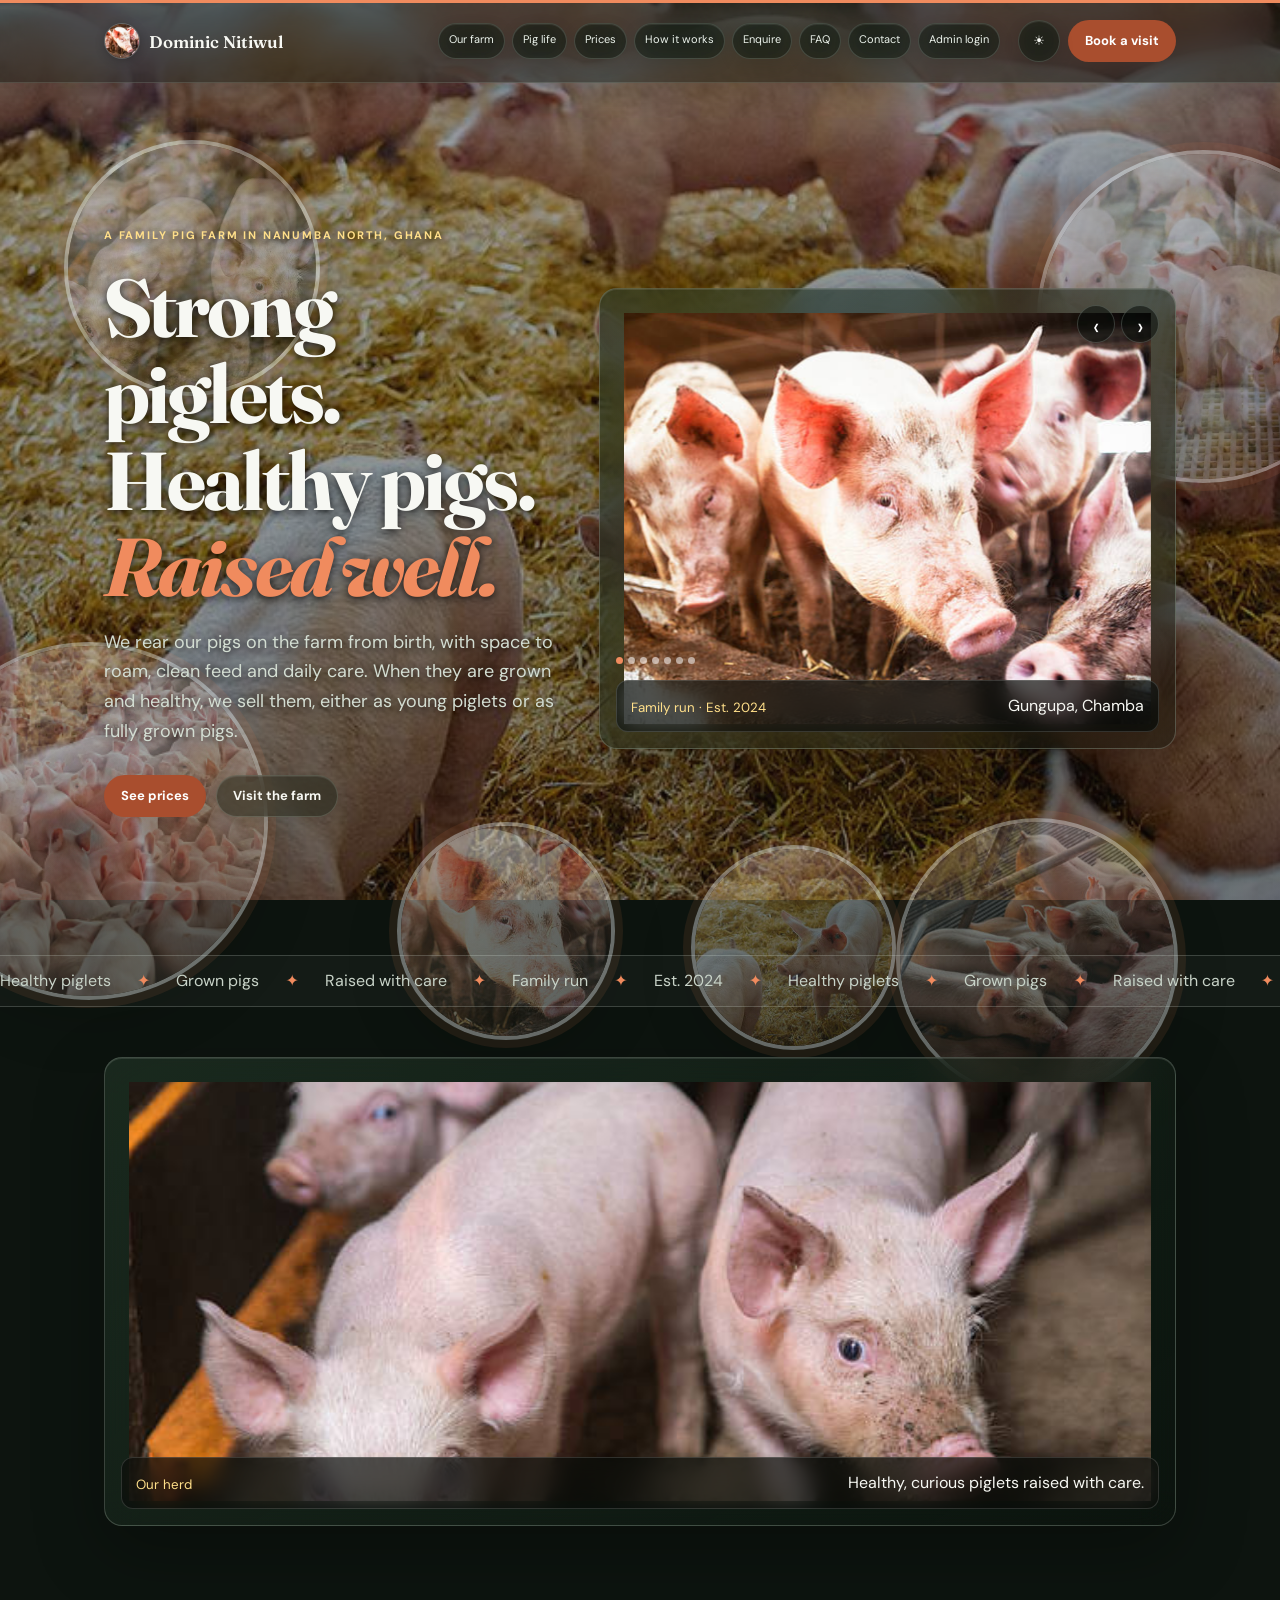
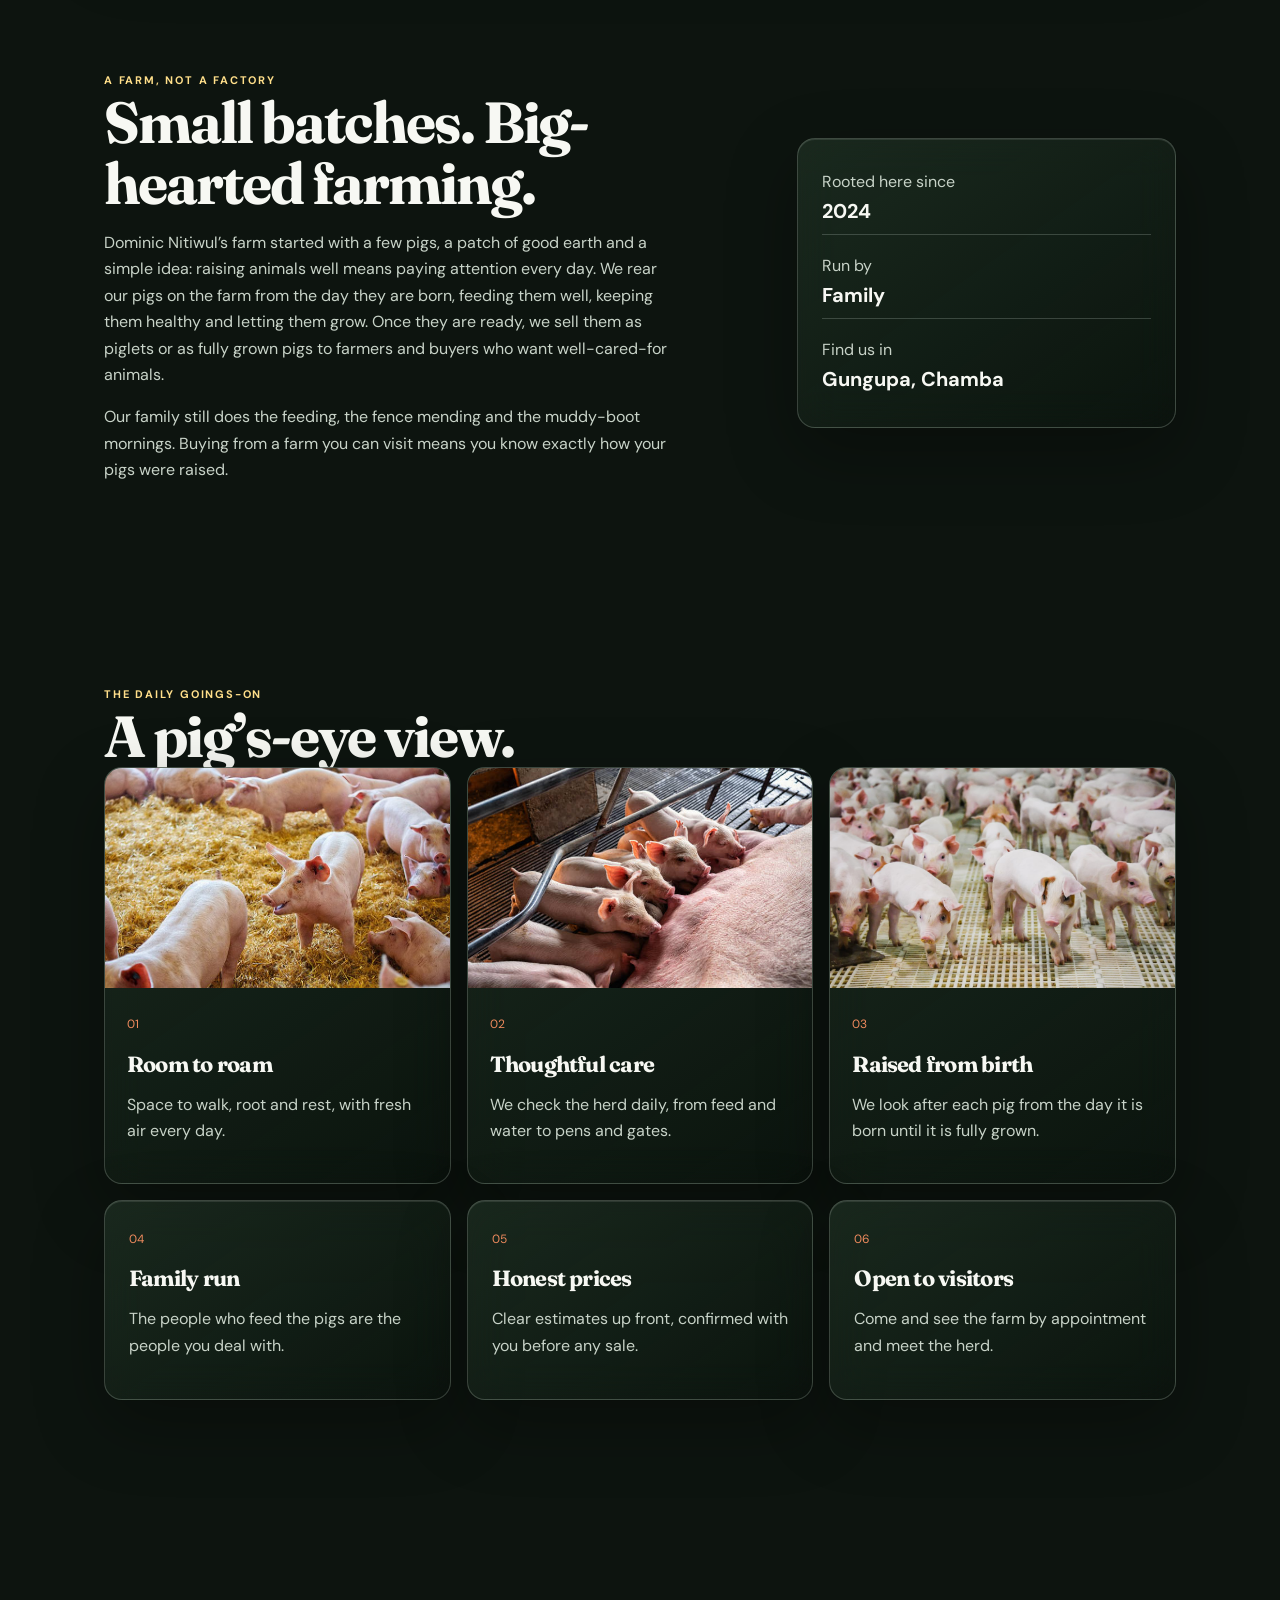
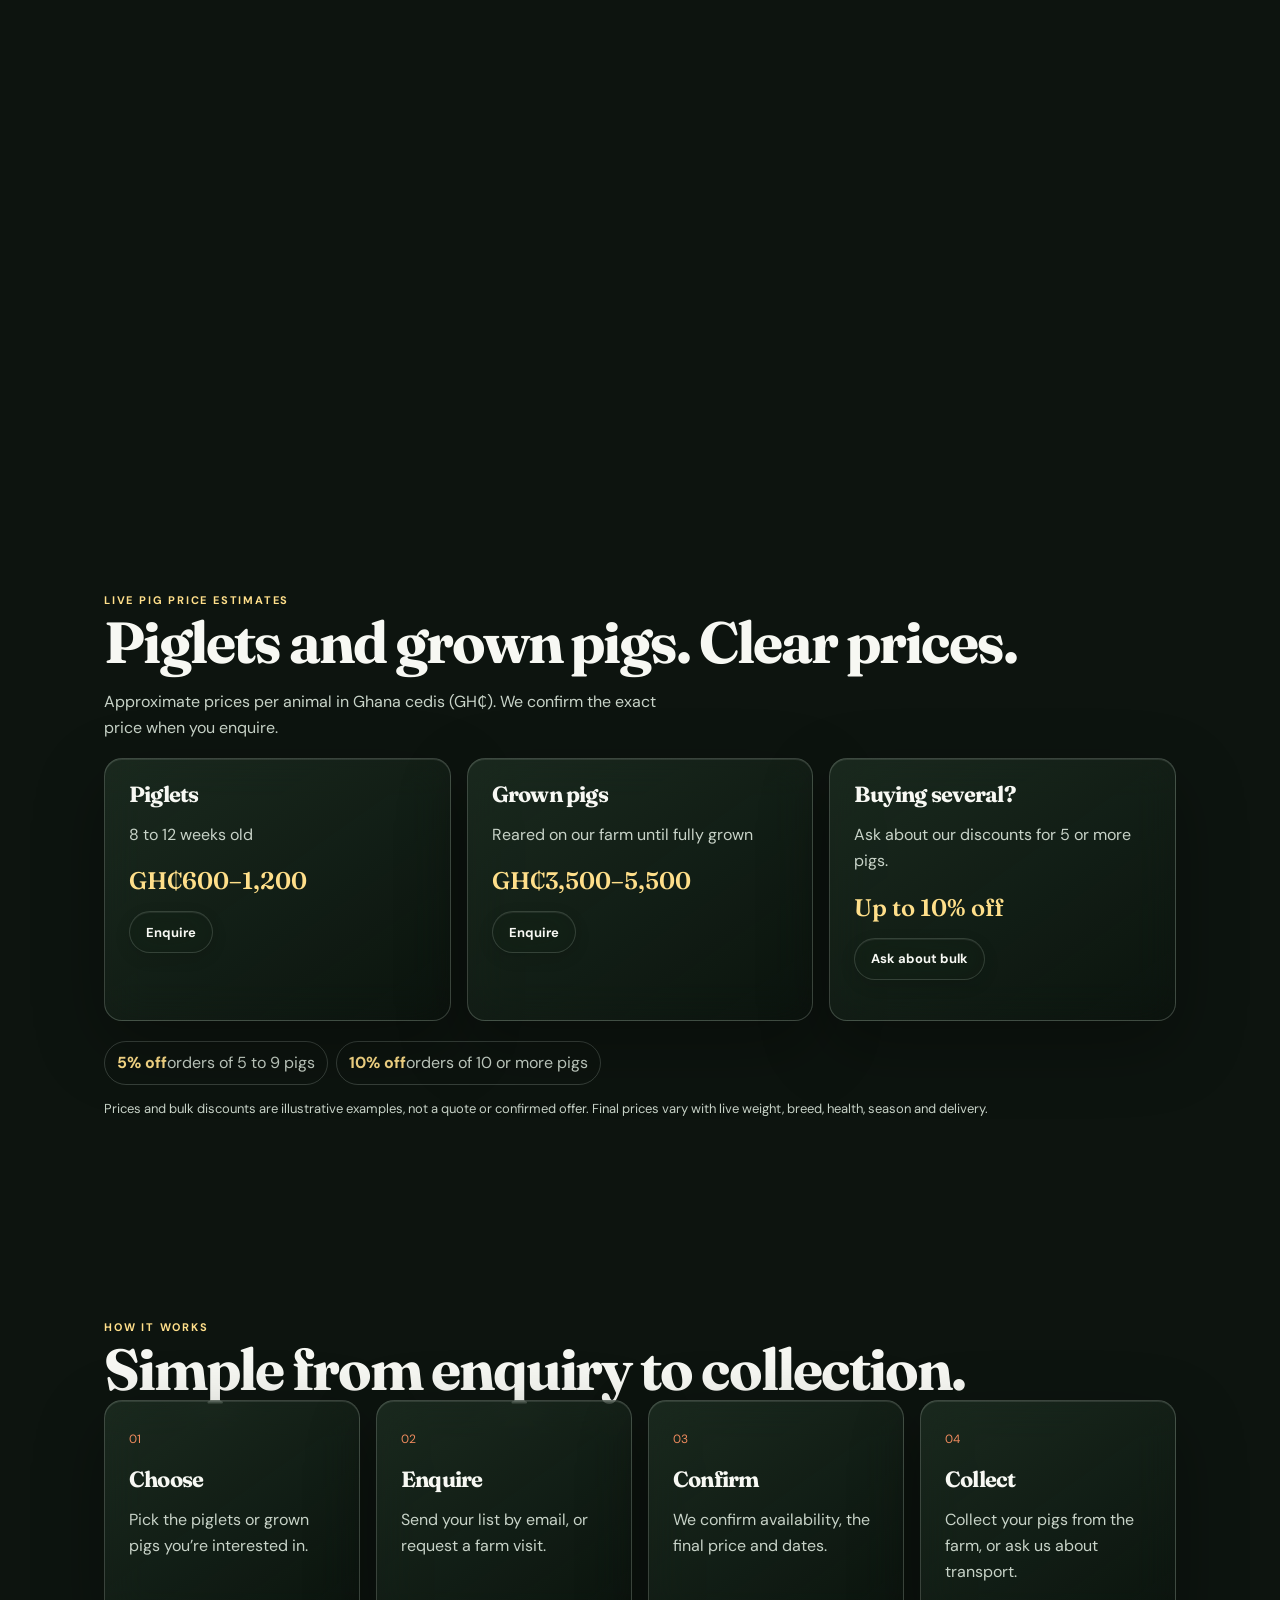
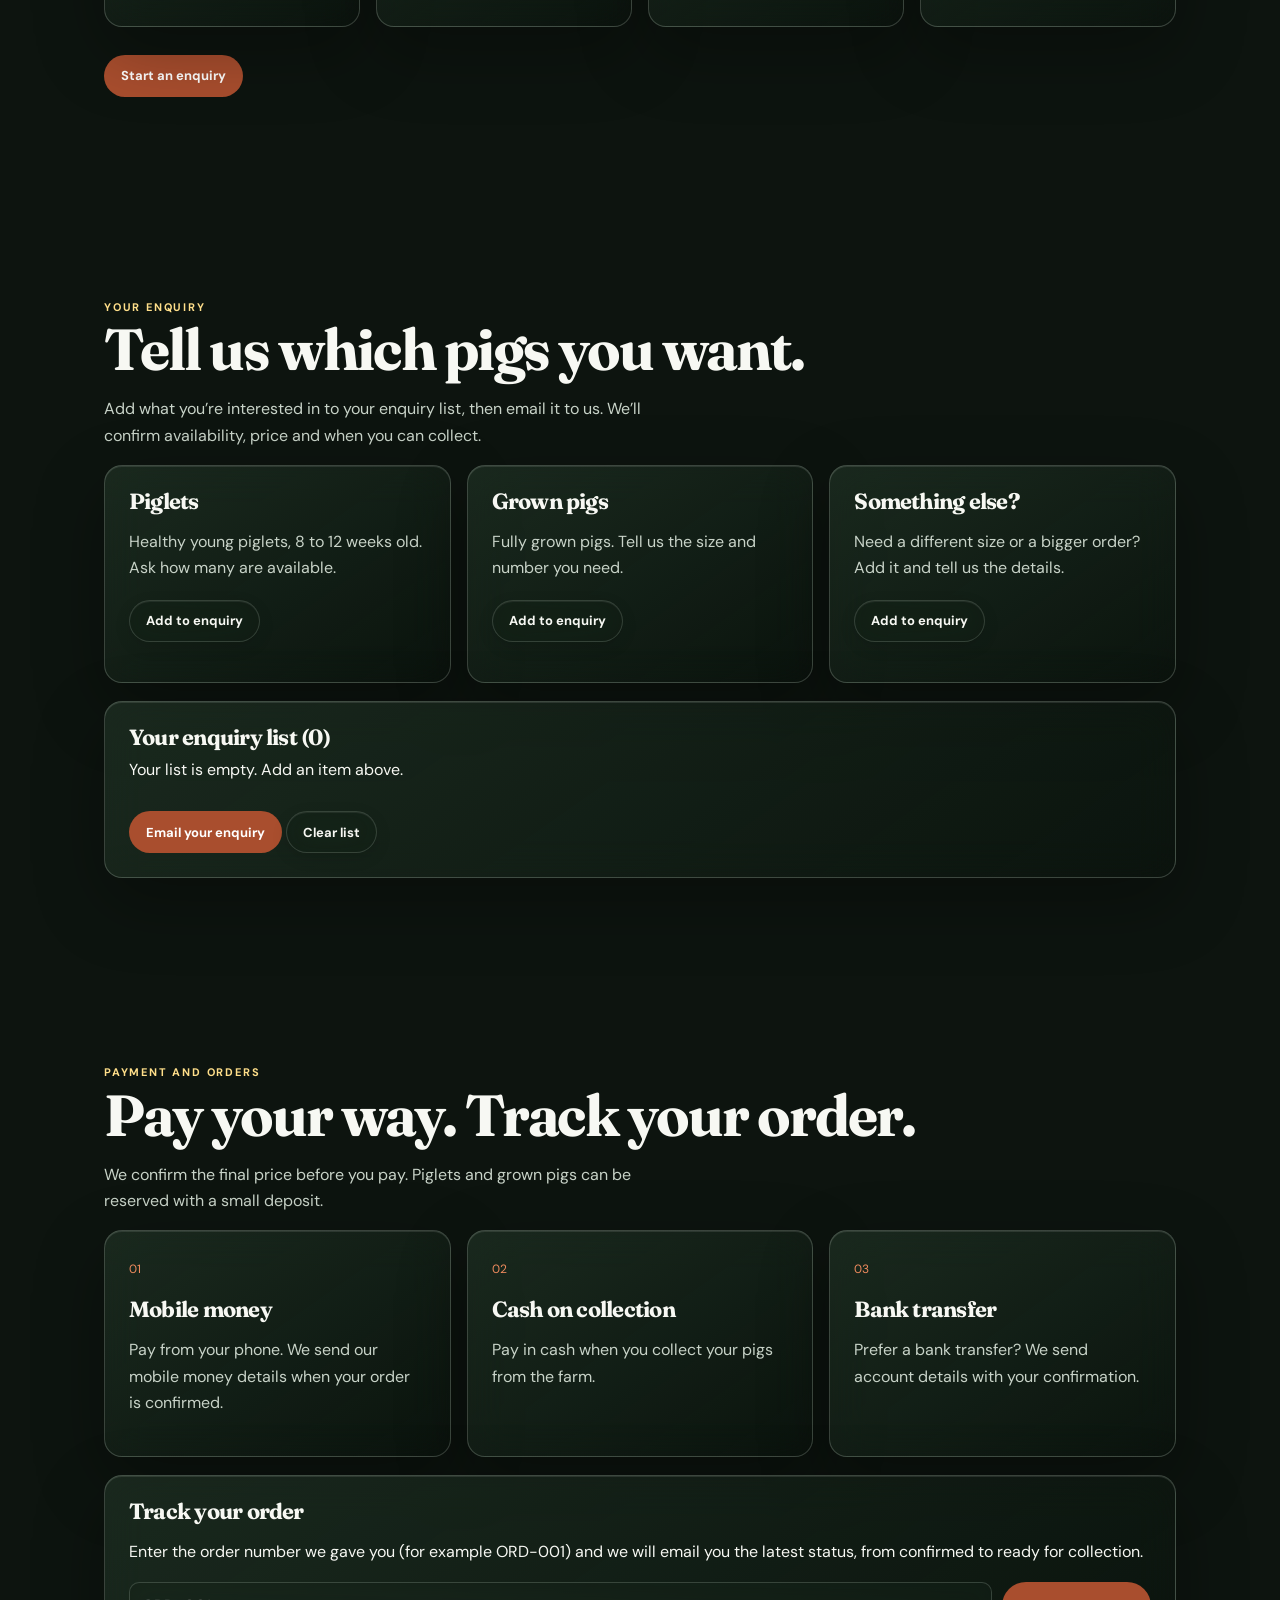
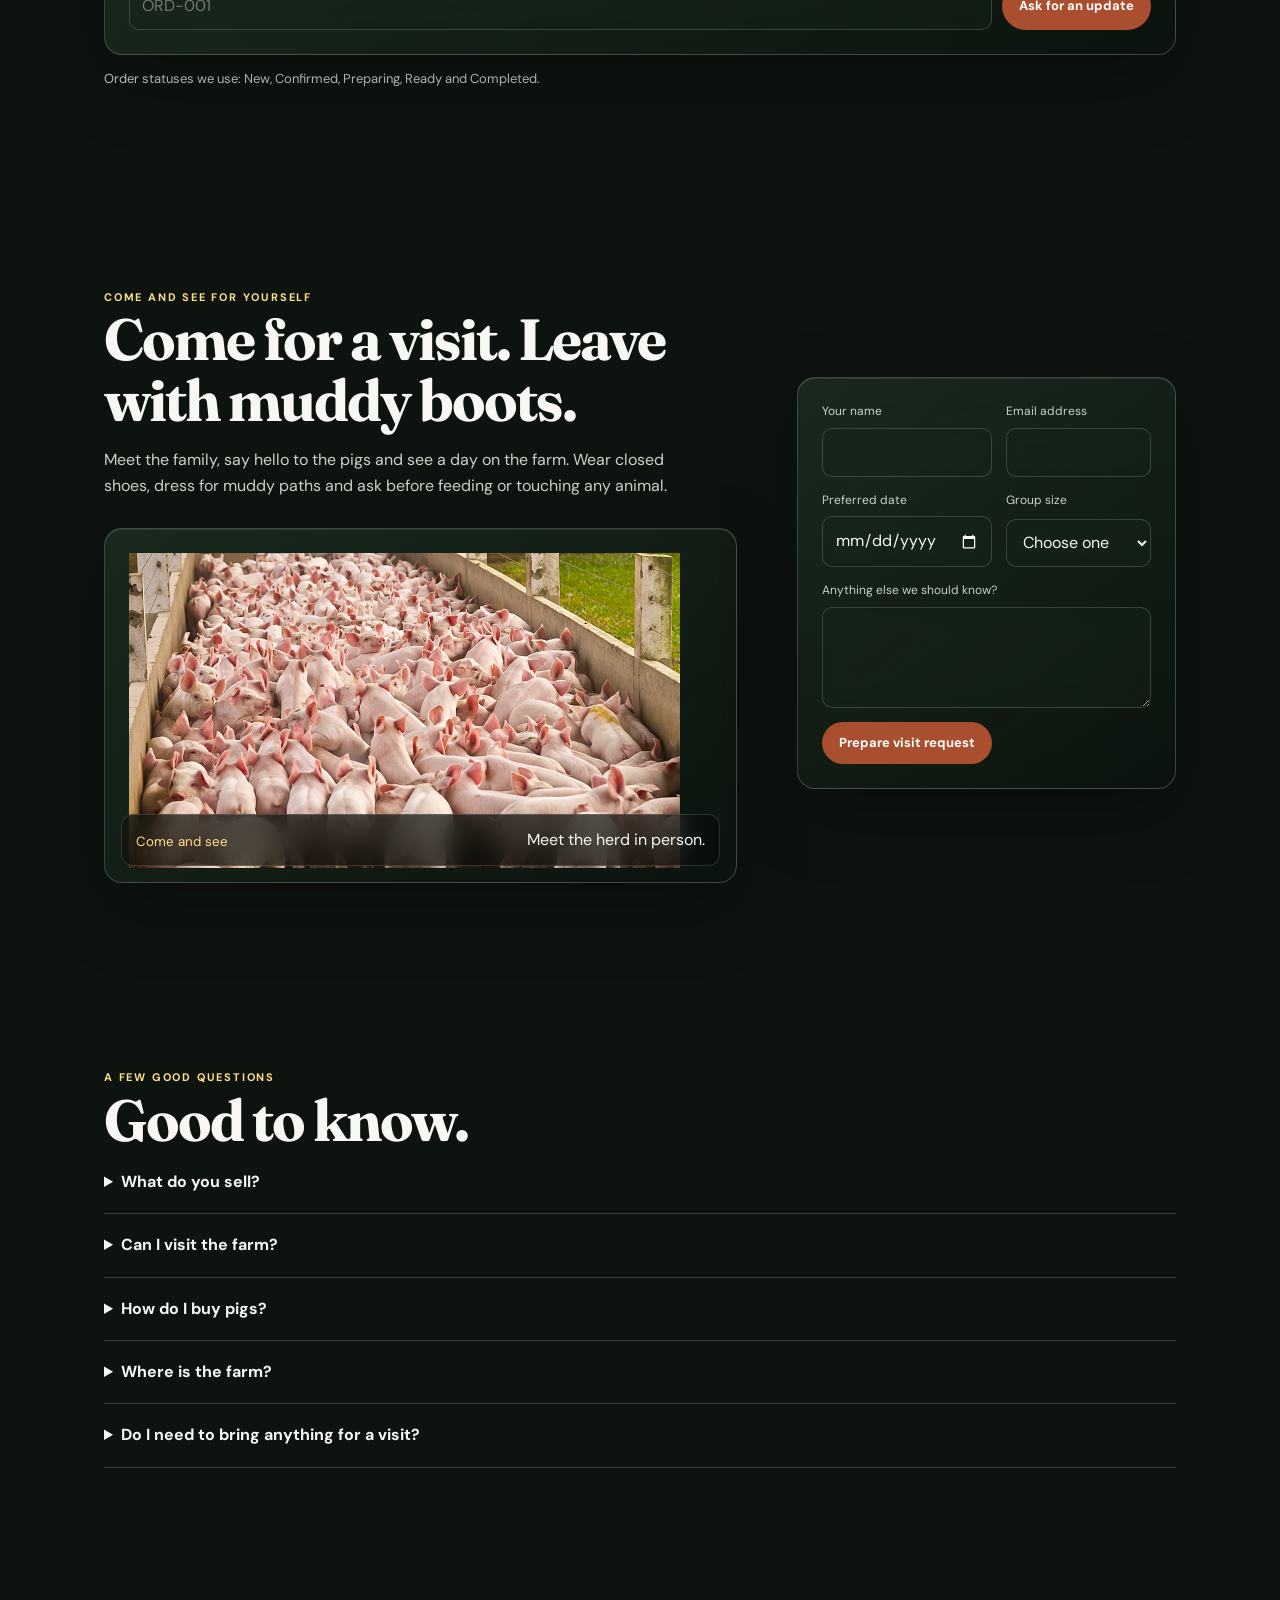
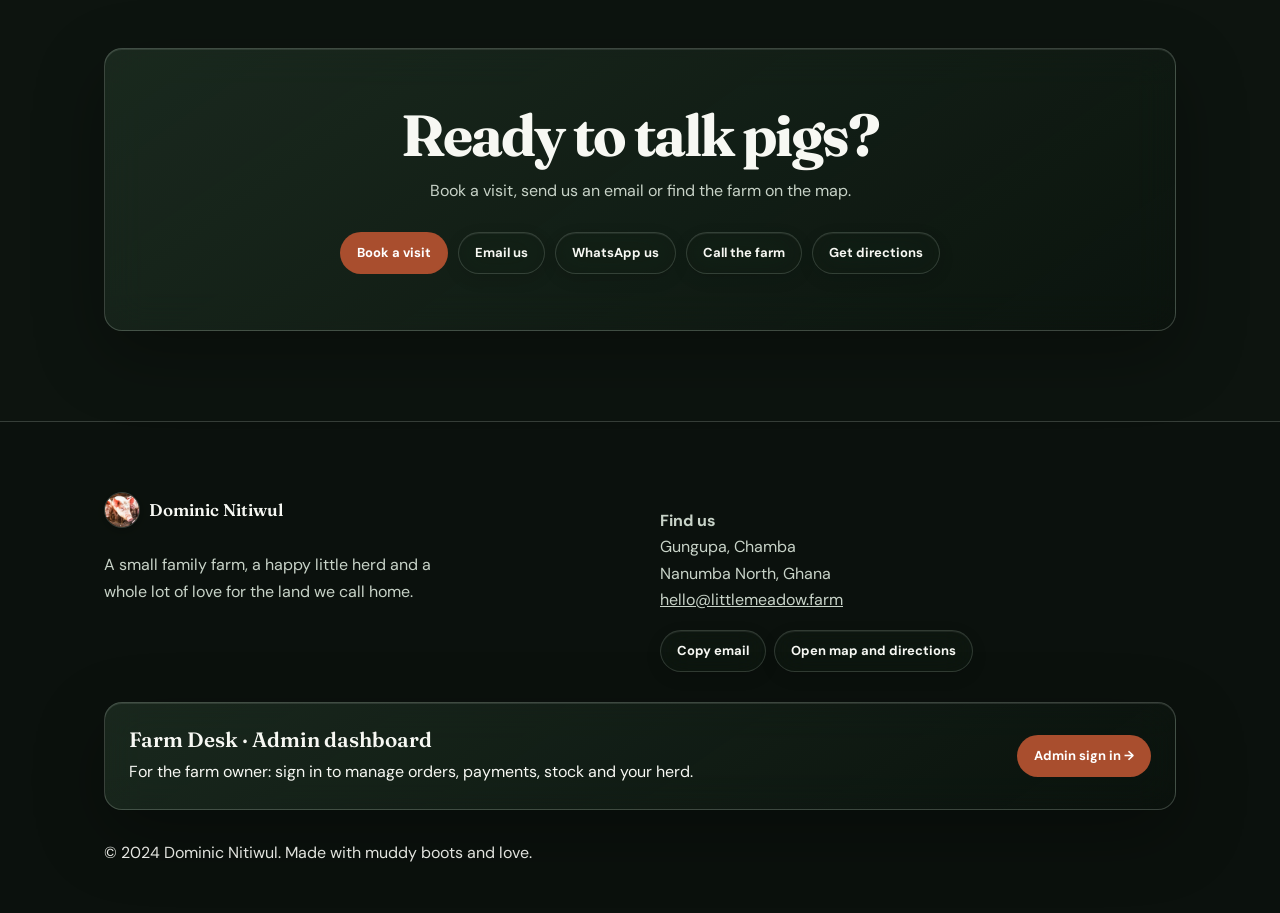
<file: index.html>
<!doctype html>
<html lang="en">
  <head>
    <meta charset="utf-8" />
    <meta
      name="viewport"
      content="width=device-width, initial-scale=1, viewport-fit=cover"
    />
    <meta
      name="description"
      content="Dominic Nitiwul’s family pig farm in Gungupa, Chamba, Ghana. Healthy piglets and grown pigs, farm visits and honest prices."
    />
    <meta name="theme-color" content="#101913" />
    <link
      rel="icon"
      href="data:image/svg+xml,%3Csvg xmlns='http://www.w3.org/2000/svg' viewBox='0 0 100 100'%3E%3Ctext y='.9em' font-size='90'%3E🐖%3C/text%3E%3C/svg%3E"
    />
    <meta
      property="og:title"
      content="Dominic Nitiwul Farm | Pigs reared with care: piglets and grown pigs"
    />
    <meta
      property="og:description"
      content="Family pig farm in Gungupa, Chamba, Ghana. We rear pigs on our farm with daily care and sell them as healthy piglets or fully grown pigs. Check prices and enquire."
    />
    <meta property="og:type" content="website" />
    <script type="application/ld+json">
      {
        "@context": "https://schema.org",
        "@type": "LocalBusiness",
        "name": "Dominic Nitiwul Farm",
        "description": "Family farm that rears pigs and sells piglets and grown pigs.",
        "address": {
          "@type": "PostalAddress",
          "addressLocality": "Gungupa, Chamba",
          "addressRegion": "Nanumba North",
          "addressCountry": "GH"
        }
      }
    </script>
    <title>
      Dominic Nitiwul Farm | Pigs reared with care: piglets and grown pigs
    </title>
    <link rel="preconnect" href="https://fonts.googleapis.com" />
    <link
      href="https://fonts.googleapis.com/css2?family=DM+Sans:wght@400;500;600&family=Fraunces:opsz,wght@9..144,500;9..144,600&display=swap"
      rel="stylesheet"
    />
    <script src="script.js" defer></script>
    <link rel="stylesheet" href="styles.css" />
  </head>
  <body>
    <a class="skip" href="#top">Skip to content</a>
    <div class="bgp" aria-hidden="true"></div>
    <div class="prog" id="pg" aria-hidden="true"></div>
    <a class="btn wa" id="wa" hidden target="_blank" rel="noopener noreferrer"
      >WhatsApp us</a
    >
    <button class="btn totop" id="tt" type="button" aria-label="Back to top">
      ↑
    </button>
    <div class="spin sp1" data-k="A large herd" aria-hidden="true"></div>
    <div
      class="spin sp2"
      data-k="Healthy piglets walking"
      aria-hidden="true"
    ></div>
    <div class="spin sp3" data-k="Piglets nursing" aria-hidden="true"></div>
    <div class="spin sp4" data-k="Piglets standing" aria-hidden="true"></div>
    <div
      class="spin sp5"
      data-k="Curious pigs leaning"
      aria-hidden="true"
    ></div>
    <div class="spin sp6" data-k="Pigs resting" aria-hidden="true"></div>
    <header>
      <div class="w">
        <div class="bar">
          <a class="logo" href="#top">
            <img
              src="images.html/JPEG%20Image_(01).jpg"
              alt=""
              aria-hidden="true"
            />
            <span>Dominic Nitiwul</span>
          </a>
          <nav class="links" id="lk" aria-label="Main">
            <a href="#farm">Our farm</a><a href="#life">Pig life</a
            ><a href="#prices">Prices</a><a href="#process">How it works</a
            ><a href="#stand">Enquire</a><a href="#faq">FAQ</a
            ><a href="#contact">Contact</a
            ><a
              class="admlink"
              href="dashboard.html"
              >Admin login</a
            >
          </nav>
          <div class="act">
            <a
              class="btn ghost adm"
              href="dashboard.html"
              >Admin login</a
            ><button
              class="ib"
              id="th"
              type="button"
              aria-label="Switch to light mode"
            >
              ☀</button
            ><a class="btn" href="#visit">Book a visit</a
            ><button
              class="ib mn"
              id="mn"
              type="button"
              aria-label="Open menu"
              aria-expanded="false"
              aria-controls="lk"
            >
              ☰
            </button>
          </div>
        </div>
      </div>
    </header>

    <main id="top">
      <section class="hero">
        <div class="w hg">
          <div>
            <span class="eyebrow"
              >A family pig farm in Nanumba North, Ghana</span
            >
            <h1 style="margin-top: 18px">
              Strong piglets. Healthy pigs. <em>Raised well.</em>
            </h1>
            <p>
              We rear our pigs on the farm from birth, with space to roam, clean
              feed and daily care. When they are grown and healthy, we sell
              them, either as young piglets or as fully grown pigs.
            </p>
            <div class="acts">
              <a class="btn" href="#prices">See prices</a
              ><a class="btn ghost" href="#visit">Visit the farm</a>
            </div>
          </div>
          <figure
            class="card ph heroph"
            id="hs"
            role="group"
            aria-roledescription="carousel"
            aria-label="Photos from the farm"
          >
            <div class="hs-track">
              <img
                class="hsl on"
                src="images.html/JPEG%20Image_(01).jpg"
                width="612"
                height="408"
                alt="Curious pigs leaning over a feeding trough inside a barn"
                fetchpriority="high"
                decoding="async"
              />
            </div>
            <figcaption id="hc">
              <small>Family run · Est. 2024</small><span>Gungupa, Chamba</span>
            </figcaption>
            <div class="hd" id="hd"></div>
            <div class="hn">
              <button type="button" id="hp" aria-label="Previous photo">
                ‹</button
              ><button type="button" id="hn" aria-label="Next photo">›</button>
            </div>
          </figure>
        </div>
      </section>

      <div class="marq" aria-hidden="true">
        <div>
          Healthy piglets<span>✦</span>Grown pigs<span>✦</span>Raised with
          care<span>✦</span>Family run<span>✦</span>Est.
          2024<span>✦</span>Healthy piglets<span>✦</span>Grown
          pigs<span>✦</span>Raised with care<span>✦</span>Family
          run<span>✦</span>Est. 2024<span>✦</span>
        </div>
      </div>

      <section class="band">
        <div class="w rv">
          <figure class="card ph wide">
            <img
              src="images.html/JPEG%20Image_(02).jpg"
              width="1200"
              height="630"
              alt="Piglets standing in a bright, clean pen"
              loading="lazy"
              decoding="async"
              fetchpriority="high"
            />
            <figcaption>
              <small>Our herd</small>Healthy, curious piglets raised with care.
            </figcaption>
          </figure>
        </div>
      </section>

      <section id="farm">
        <div class="w rv">
          <div class="split">
            <div>
              <span class="eyebrow">A farm, not a factory</span>
              <h2>Small batches. Big-hearted farming.</h2>
              <p class="lead">
                Dominic Nitiwul’s farm started with a few pigs, a patch of good
                earth and a simple idea: raising animals well means paying
                attention every day. We rear our pigs on the farm from the day
                they are born, feeding them well, keeping them healthy and
                letting them grow. Once they are ready, we sell them as piglets
                or as fully grown pigs to farmers and buyers who want
                well-cared-for animals.
              </p>
              <p class="lead">
                Our family still does the feeding, the fence mending and the
                muddy-boot mornings. Buying from a farm you can visit means you
                know exactly how your pigs were raised.
              </p>
            </div>
            <div class="card">
              <div class="stat">Rooted here since<b>2024</b></div>
              <div class="stat">Run by<b>Family</b></div>
              <div class="stat">Find us in<b>Gungupa, Chamba</b></div>
            </div>
          </div>
        </div>
      </section>

      <section id="life">
        <div class="w">
          <div class="rv">
            <span class="eyebrow">The daily goings-on</span>
            <h2>A pig’s-eye view.</h2>
          </div>
          <div class="grid3 rv">
            <article class="card photo">
              <img
                src="images.html/JPEG%20Image_(07).jpg"
                width="735"
                height="490"
                alt="Pigs resting and exploring on fresh straw bedding"
                loading="lazy"
                decoding="async"
              />
              <div class="pad">
                <span class="num">01</span>
                <h3>Room to roam</h3>
                <p>Space to walk, root and rest, with fresh air every day.</p>
              </div>
            </article>
            <article class="card photo">
              <img
                src="images.html/JPEG%20Image_(04).jpg"
                width="612"
                height="408"
                alt="Piglets nursing from their mother in a farrowing pen"
                loading="lazy"
                decoding="async"
              />
              <div class="pad">
                <span class="num">02</span>
                <h3>Thoughtful care</h3>
                <p>
                  We check the herd daily, from feed and water to pens and
                  gates.
                </p>
              </div>
            </article>
            <article class="card photo">
              <img
                src="images.html/JPEG%20Image_(06).jpg"
                width="612"
                height="559"
                alt="Healthy piglets walking together across a clean pen"
                loading="lazy"
                decoding="async"
              />
              <div class="pad">
                <span class="num">03</span>
                <h3>Raised from birth</h3>
                <p>
                  We look after each pig from the day it is born until it is
                  fully grown.
                </p>
              </div>
            </article>
            <article class="card">
              <span class="num">04</span>
              <h3>Family run</h3>
              <p>The people who feed the pigs are the people you deal with.</p>
            </article>
            <article class="card">
              <span class="num">05</span>
              <h3>Honest prices</h3>
              <p>
                Clear estimates up front, confirmed with you before any sale.
              </p>
            </article>
            <article class="card">
              <span class="num">06</span>
              <h3>Open to visitors</h3>
              <p>Come and see the farm by appointment and meet the herd.</p>
            </article>
          </div>
        </div>
      </section>

      <section id="rearing">
        <div class="w rv">
          <span class="eyebrow">Rearing on our farm</span>
          <h2>From birth to sale.</h2>
          <p class="lead">
            Every pig is reared on our farm. We look after them as they grow,
            and sell them when they are healthy and ready.
          </p>
          <div class="grid3 g4">
            <article class="card">
              <span class="num">01</span>
              <h3>Born and nursed</h3>
              <p>
                Piglets stay warm and nurse with their mother in a clean pen.
              </p>
            </article>
            <article class="card">
              <span class="num">02</span>
              <h3>Weaned</h3>
              <p>
                From about 4 to 8 weeks they move onto solid feed. Piglets can
                be sold from 8 weeks.
              </p>
            </article>
            <article class="card">
              <span class="num">03</span>
              <h3>Growing up</h3>
              <p>
                Bigger pens, more room to roam and a growers’ ration while they
                gain size.
              </p>
            </article>
            <article class="card">
              <span class="num">04</span>
              <h3>Fully grown</h3>
              <p>Healthy, fully grown pigs are ready for their new owners.</p>
            </article>
          </div>
        </div>
      </section>

      <section id="prices">
        <div class="w rv">
          <span class="eyebrow">Live pig price estimates</span>
          <h2>Piglets and grown pigs. Clear prices.</h2>
          <p class="lead">
            Approximate prices per animal in Ghana cedis (GH₵). We confirm the
            exact price when you enquire.
          </p>
          <div class="grid3">
            <article class="card">
              <h3>Piglets</h3>
              <p>8 to 12 weeks old</p>
              <span class="price">GH₵600–1,200</span>
              <p style="margin-top: 16px">
                <button
                  class="btn ghost"
                  type="button"
                  data-add="Piglets (8–12 weeks)"
                  data-go="#stand"
                >
                  Enquire
                </button>
              </p>
            </article>
            <article class="card">
              <h3>Grown pigs</h3>
              <p>Reared on our farm until fully grown</p>
              <span class="price">GH₵3,500–5,500</span>
              <p style="margin-top: 16px">
                <button
                  class="btn ghost"
                  type="button"
                  data-add="Grown pigs"
                  data-go="#stand"
                >
                  Enquire
                </button>
              </p>
            </article>
            <article class="card">
              <h3>Buying several?</h3>
              <p>Ask about our discounts for 5 or more pigs.</p>
              <span class="price">Up to 10% off</span>
              <p style="margin-top: 16px">
                <button
                  class="btn ghost"
                  type="button"
                  data-add="Bulk order"
                  data-go="#stand"
                >
                  Ask about bulk
                </button>
              </p>
            </article>
          </div>
          <div>
            <span class="tag"><b>5% off</b> orders of 5 to 9 pigs</span
            ><span class="tag"><b>10% off</b> orders of 10 or more pigs</span>
          </div>
          <p class="note">
            Prices and bulk discounts are illustrative examples, not a quote or
            confirmed offer. Final prices vary with live weight, breed, health,
            season and delivery.
          </p>
        </div>
      </section>

      <section id="process">
        <div class="w rv">
          <span class="eyebrow">How it works</span>
          <h2>Simple from enquiry to collection.</h2>
          <div class="grid3 g4">
            <article class="card">
              <span class="num">01</span>
              <h3>Choose</h3>
              <p>Pick the piglets or grown pigs you’re interested in.</p>
            </article>
            <article class="card">
              <span class="num">02</span>
              <h3>Enquire</h3>
              <p>Send your list by email, or request a farm visit.</p>
            </article>
            <article class="card">
              <span class="num">03</span>
              <h3>Confirm</h3>
              <p>We confirm availability, the final price and dates.</p>
            </article>
            <article class="card">
              <span class="num">04</span>
              <h3>Collect</h3>
              <p>Collect your pigs from the farm, or ask us about transport.</p>
            </article>
          </div>
          <p style="margin-top: 28px">
            <a class="btn" href="#stand">Start an enquiry</a>
          </p>
        </div>
      </section>

      <section id="stand">
        <div class="w rv">
          <span class="eyebrow">Your enquiry</span>
          <h2>Tell us which pigs you want.</h2>
          <p class="lead">
            Add what you’re interested in to your enquiry list, then email it to
            us. We’ll confirm availability, price and when you can collect.
          </p>
          <div class="grid3">
            <article class="card">
              <h3>Piglets</h3>
              <p>
                Healthy young piglets, 8 to 12 weeks old. Ask how many are
                available.
              </p>
              <p style="margin-top: 18px">
                <button
                  class="btn ghost"
                  type="button"
                  data-add="Piglets (8–12 weeks)"
                >
                  Add to enquiry
                </button>
              </p>
            </article>
            <article class="card">
              <h3>Grown pigs</h3>
              <p>Fully grown pigs. Tell us the size and number you need.</p>
              <p style="margin-top: 18px">
                <button class="btn ghost" type="button" data-add="Grown pigs">
                  Add to enquiry
                </button>
              </p>
            </article>
            <article class="card">
              <h3>Something else?</h3>
              <p>
                Need a different size or a bigger order? Add it and tell us the
                details.
              </p>
              <p style="margin-top: 18px">
                <button class="btn ghost" type="button" data-add="Other order">
                  Add to enquiry
                </button>
              </p>
            </article>
          </div>
          <div class="card" style="margin-top: 18px" aria-live="polite">
            <h3 style="margin: 0">
              Your enquiry list (<span id="ic">0</span>)
            </h3>
            <p id="ie" style="margin-top: 8px">
              Your list is empty. Add an item above.
            </p>
            <div class="list" id="il"></div>
            <button class="btn" id="is" type="button" disabled>
              Email your enquiry
            </button>
            <button class="btn ghost" id="ix" type="button">Clear list</button>
          </div>
        </div>
      </section>

      <section id="pay">
        <div class="w rv">
          <span class="eyebrow">Payment and orders</span>
          <h2>Pay your way. Track your order.</h2>
          <p class="lead">
            We confirm the final price before you pay. Piglets and grown pigs
            can be reserved with a small deposit.
          </p>
          <div class="grid3">
            <article class="card">
              <span class="num">01</span>
              <h3>Mobile money</h3>
              <p>
                Pay from your phone. We send our mobile money details when your
                order is confirmed.
              </p>
              <p
                id="pmm"
                style="margin-top: 12px; color: var(--text); font-weight: 500"
              ></p>
            </article>
            <article class="card">
              <span class="num">02</span>
              <h3>Cash on collection</h3>
              <p>Pay in cash when you collect your pigs from the farm.</p>
            </article>
            <article class="card">
              <span class="num">03</span>
              <h3>Bank transfer</h3>
              <p>
                Prefer a bank transfer? We send account details with your
                confirmation.
              </p>
              <p
                id="pmb"
                style="margin-top: 12px; color: var(--text); font-weight: 500"
              ></p>
            </article>
          </div>
          <p id="po" hidden style="margin-top: 18px">
            <a class="btn" id="pl" target="_blank" rel="noopener noreferrer"
              >Pay online securely</a
            >
          </p>
          <div class="card" style="margin-top: 18px">
            <h3 style="margin: 0 0 6px">Track your order</h3>
            <p style="margin-bottom: 16px">
              Enter the order number we gave you (for example ORD-001) and we
              will email you the latest status, from confirmed to ready for
              collection.
            </p>
            <div style="display: flex; gap: 10px; flex-wrap: wrap">
              <div style="flex: 1; min-width: 200px">
                <label for="tn" style="position: absolute; left: -9999px"
                  >Order number</label
                ><input id="tn" placeholder="ORD-001" autocomplete="off" />
              </div>
              <button class="btn" id="tk" type="button">
                Ask for an update
              </button>
            </div>
          </div>
          <p class="note">
            Order statuses we use: New, Confirmed, Preparing, Ready and
            Completed.
          </p>
        </div>
      </section>

      <section id="visit">
        <div class="w rv">
          <div class="split">
            <div>
              <span class="eyebrow">Come and see for yourself</span>
              <h2>Come for a visit. Leave with muddy boots.</h2>
              <p class="lead">
                Meet the family, say hello to the pigs and see a day on the
                farm. Wear closed shoes, dress for muddy paths and ask before
                feeding or touching any animal.
              </p>
              <figure
                class="card ph"
                style="aspect-ratio: 16/9; margin-top: 28px"
              >
                <img
                  src="images.html/JPEG%20Image_(03).jpg"
                  width="551"
                  height="315"
                  alt="A large herd of pink pigs gathered in a farm pen"
                  loading="lazy"
                  decoding="async"
                />
                <figcaption>
                  <small>Come and see</small>Meet the herd in person.
                </figcaption>
              </figure>
            </div>
            <div class="card">
              <form id="vf">
                <div class="f">
                  <label for="vn">Your name</label
                  ><input id="vn" name="name" autocomplete="name" required />
                </div>
                <div class="f">
                  <label for="ve">Email address</label
                  ><input
                    id="ve"
                    name="email"
                    type="email"
                    autocomplete="email"
                    required
                  />
                </div>
                <div class="f">
                  <label for="vd">Preferred date</label
                  ><input id="vd" name="date" type="date" required />
                </div>
                <div class="f">
                  <label for="vg">Group size</label
                  ><select id="vg" name="group" required>
                    <option value="">Choose one</option>
                    <option>1–2 people</option>
                    <option>3–5 people</option>
                    <option>6–10 people</option>
                    <option>More than 10</option>
                  </select>
                </div>
                <div class="f full">
                  <label for="vt">Anything else we should know?</label
                  ><textarea id="vt" name="note" rows="3"></textarea>
                </div>
                <button class="btn" type="submit">Prepare visit request</button>
                <p
                  class="status"
                  id="vs"
                  role="status"
                  style="margin: 0; color: var(--yel)"
                ></p>
              </form>
            </div>
          </div>
        </div>
      </section>

      <section id="faq">
        <div class="w rv">
          <span class="eyebrow">A few good questions</span>
          <h2>Good to know.</h2>
          <details>
            <summary>What do you sell?</summary>
            <p>
              We rear pigs on the farm and sell them when they are ready: young
              piglets for buyers who want to grow them on, and fully grown pigs.
            </p>
          </details>
          <details>
            <summary>Can I visit the farm?</summary>
            <p>
              Yes, by appointment. Send a visit request with your preferred date
              and group size and we’ll confirm by email.
            </p>
          </details>
          <details>
            <summary>How do I buy pigs?</summary>
            <p>
              Add the pigs you want to your enquiry list and email us. We’ll
              reply with availability, price and next steps.
            </p>
          </details>
          <details>
            <summary>Where is the farm?</summary>
            <p>
              We’re in Gungupa, Chamba, Nanumba North, Ghana. Please contact us
              to confirm directions before you travel.
            </p>
          </details>
          <details>
            <summary>Do I need to bring anything for a visit?</summary>
            <p>
              Farm visits can mean uneven paths and mud. We’ll share any helpful
              details when we confirm your visit.
            </p>
          </details>
        </div>
      </section>
      <section>
        <div class="w rv">
          <div class="card" style="text-align: center; padding: 56px 24px">
            <h2 style="margin: 0 auto 12px">Ready to talk pigs?</h2>
            <p class="lead" style="margin: 0 auto 26px">
              Book a visit, send us an email or find the farm on the map.
            </p>
            <div class="acts" style="justify-content: center">
              <a class="btn" href="#visit">Book a visit</a
              ><a class="btn ghost" href="mailto:hello@littlemeadow.farm"
                >Email us</a
              ><a
                class="btn ghost"
                id="cw"
                hidden
                target="_blank"
                rel="noopener noreferrer"
                >WhatsApp us</a
              ><a class="btn ghost" id="cc" hidden>Call the farm</a
              ><a
                class="btn ghost"
                href="https://www.google.com/maps/search/?api=1&amp;query=Dominic%20Nitiwul%20Farm%2C%20Gungupa%2C%20Chamba%2C%20Nanumba%20North%2C%20Ghana"
                target="_blank"
                rel="noopener noreferrer"
                >Get directions</a
              >
            </div>
          </div>
        </div>
      </section>
    </main>

    <footer id="contact">
      <div class="w fg">
        <div>
          <a class="logo" href="#top" style="color: var(--text)">
            <img
              src="images.html/JPEG%20Image_(01).jpg"
              alt=""
              aria-hidden="true"
            />
            <span>Dominic Nitiwul</span>
          </a>
          <p style="max-width: 22em">
            A small family farm, a happy little herd and a whole lot of love for
            the land we call home.
          </p>
        </div>
        <div>
          <p>
            <strong style="color: var(--yel)">Find us</strong><br />Gungupa,
            Chamba<br />Nanumba North, Ghana<br /><a
              href="mailto:hello@littlemeadow.farm"
              >hello@littlemeadow.farm</a
            >
          </p>
          <button
            class="btn ghost"
            id="ce"
            type="button"
            style="margin-right: 8px"
          >
            Copy email</button
          ><a
            class="btn ghost"
            href="https://www.google.com/maps/search/?api=1&amp;query=Dominic%20Nitiwul%20Farm%2C%20Gungupa%2C%20Chamba%2C%20Nanumba%20North%2C%20Ghana"
            target="_blank"
            rel="noopener noreferrer"
            >Open map and directions</a
          >
        </div>
      </div>
      <div class="w">
        <div
          class="card"
          style="
            margin-top: 30px;
            display: flex;
            justify-content: space-between;
            align-items: center;
            gap: 20px;
            flex-wrap: wrap;
          "
        >
          <div>
            <strong
              style="
                font:
                  600 1.3rem Fraunces,
                  serif;
                color: var(--text);
              "
              >Farm Desk · Admin dashboard</strong
            >
            <p style="margin: 4px 0 0">
              For the farm owner: sign in to manage orders, payments, stock and
              your herd.
            </p>
          </div>
          <a
            class="btn"
            href="dashboard.html"
            >Admin sign in →</a
          >
        </div>
      </div>
      <div class="w">
        <p style="margin-top: 30px">
          © 2024 Dominic Nitiwul. Made with muddy boots and love.
        </p>
      </div>
    </footer>
  </body>
</html>
</file>
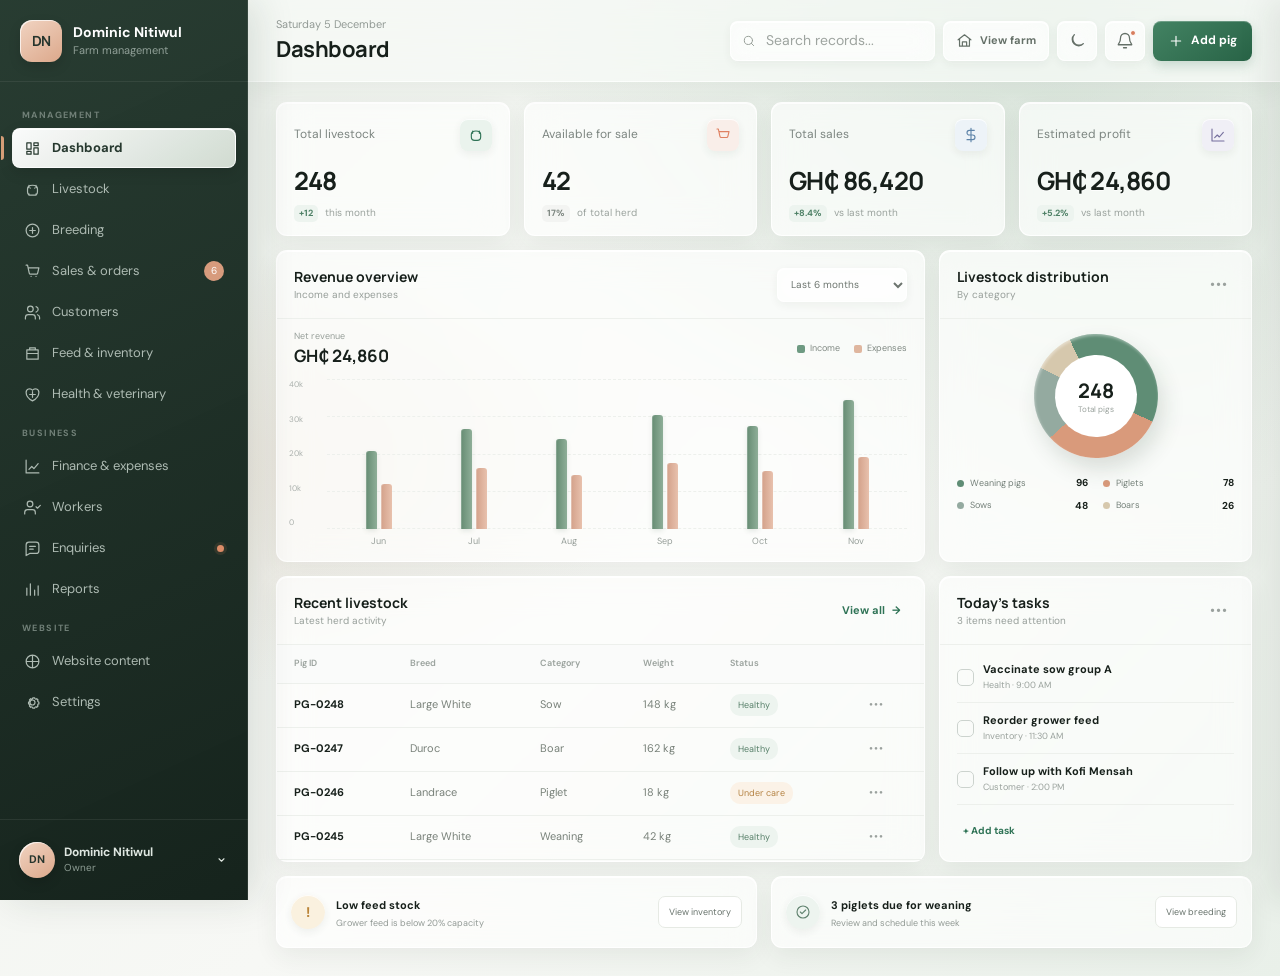
<file: dashboard.html>
<!doctype html>
<html lang="en">

<head>
  <meta charset="utf-8" />
  <meta name="viewport" content="width=device-width, initial-scale=1, viewport-fit=cover" />
  <meta name="theme-color" content="#f4f6f1" />
  <title>Dominic Nitiwul Farm | Dashboard</title>
  <script>
    const savedTheme = localStorage.getItem("farm-dashboard-theme");
    document.documentElement.dataset.theme = savedTheme === "dark" ? "dark" : "light";
  </script>
  <link rel="preconnect" href="https://fonts.googleapis.com" />
  <link
    href="https://fonts.googleapis.com/css2?family=DM+Sans:wght@400;500;600;700&family=Manrope:wght@600;700&display=swap"
    rel="stylesheet" />
  <link rel="stylesheet" href="dashboard.css" />
</head>

<body>
  <aside class="sidebar" id="sidebar">
    <div class="brand">
      <div class="brand-mark">DN</div>
      <div>
        <strong>Dominic Nitiwul</strong>
        <span>Farm management</span>
      </div>
    </div>

    <nav class="sidebar-nav" aria-label="Main navigation">
      <p class="nav-label">Management</p>
      <button class="nav-item active" data-page="Dashboard">
        <svg viewBox="0 0 24 24">
          <path d="M4 13h6V4H4v9Zm0 7h6v-4H4v4Zm10 0h6v-9h-6v9Zm0-16v4h6V4h-6Z" />
        </svg>
        Dashboard
      </button>
      <button class="nav-item" data-page="Livestock">
        <svg viewBox="0 0 24 24">
          <path
            d="M7 9.5V6m10 3.5V6M5 11c0-3 3-5 7-5s7 2 7 5v4c0 3-2 5-5 5h-4c-3 0-5-2-5-5v-4Zm2 9v-2m10 2v-2M9 10h.01M15 10h.01" />
        </svg>
        Livestock
      </button>
      <button class="nav-item" data-page="Breeding">
        <svg viewBox="0 0 24 24">
          <path d="M12 21a9 9 0 1 0 0-18 9 9 0 0 0 0 18ZM12 8v8m-4-4h8" />
        </svg>
        Breeding
      </button>
      <button class="nav-item" data-page="Sales & Orders">
        <svg viewBox="0 0 24 24">
          <path d="M3 3h2l2.4 11.2a2 2 0 0 0 2 1.6h7.9a2 2 0 0 0 2-1.6L21 7H6m4 12h.01M17 19h.01" />
        </svg>
        Sales & orders
        <span class="nav-badge">6</span>
      </button>
      <button class="nav-item" data-page="Customers">
        <svg viewBox="0 0 24 24">
          <path
            d="M16 21v-2a4 4 0 0 0-4-4H6a4 4 0 0 0-4 4v2m7-10a4 4 0 1 0 0-8 4 4 0 0 0 0 8Zm13 10v-2a4 4 0 0 0-3-3.87m-2-11.5a4 4 0 0 1 0 7.75" />
        </svg>
        Customers
      </button>
      <button class="nav-item" data-page="Feed & Inventory">
        <svg viewBox="0 0 24 24">
          <path d="M4 7h16v13H4V7Zm4 0V4h8v3M4 12h16" />
        </svg>
        Feed & inventory
      </button>
      <button class="nav-item" data-page="Health">
        <svg viewBox="0 0 24 24">
          <path d="M12 21S3 16 3 9a5 5 0 0 1 9-3 5 5 0 0 1 9 3c0 7-9 12-9 12Zm-4-9h8m-4-4v8" />
        </svg>
        Health & veterinary
      </button>

      <p class="nav-label">Business</p>
      <button class="nav-item" data-page="Finance">
        <svg viewBox="0 0 24 24">
          <path d="M3 3v18h18M7 16l4-4 3 3 6-7" />
        </svg>
        Finance & expenses
      </button>
      <button class="nav-item" data-page="Workers">
        <svg viewBox="0 0 24 24">
          <path d="M16 21v-2a4 4 0 0 0-4-4H5a4 4 0 0 0-4 4v2m7.5-10a4 4 0 1 0 0-8 4 4 0 0 0 0 8ZM17 11l2 2 4-4" />
        </svg>
        Workers
      </button>
      <button class="nav-item" data-page="Enquiries">
        <svg viewBox="0 0 24 24">
          <path d="M21 15a4 4 0 0 1-4 4H8l-5 3V7a4 4 0 0 1 4-4h10a4 4 0 0 1 4 4v8ZM8 9h8m-8 4h5" />
        </svg>
        Enquiries
        <span class="nav-dot"></span>
      </button>
      <button class="nav-item" data-page="Reports">
        <svg viewBox="0 0 24 24">
          <path d="M4 20V10m5 10V4m6 16v-7m5 7V7" />
        </svg>
        Reports
      </button>

      <p class="nav-label">Website</p>
      <button class="nav-item" data-page="Website Content">
        <svg viewBox="0 0 24 24">
          <path d="M12 21a9 9 0 1 0 0-18 9 9 0 0 0 0 18Zm0-18v18m-9-9h18" />
        </svg>
        Website content
      </button>
      <button class="nav-item" data-page="Settings">
        <svg viewBox="0 0 24 24">
          <path
            d="M12 15.5a3.5 3.5 0 1 0 0-7 3.5 3.5 0 0 0 0 7ZM19.4 15a1.7 1.7 0 0 0 .34 1.88l.06.06-1.82 1.82-.06-.06a1.7 1.7 0 0 0-1.88-.34 1.7 1.7 0 0 0-1.04 1.56V20h-2.58v-.08A1.7 1.7 0 0 0 11.42 18.36a1.7 1.7 0 0 0-1.88.34l-.06.06-1.82-1.82.06-.06A1.7 1.7 0 0 0 8.06 15 1.7 1.7 0 0 0 6.5 14H6.42v-2.58H6.5A1.7 1.7 0 0 0 8.06 10.38a1.7 1.7 0 0 0-.34-1.88l-.06-.06L9.48 6.62l.06.06a1.7 1.7 0 0 0 1.88.34A1.7 1.7 0 0 0 12.46 5.46V5.38h2.58v.08a1.7 1.7 0 0 0 1.04 1.56 1.7 1.7 0 0 0 1.88-.34l.06-.06 1.82 1.82-.06.06A1.7 1.7 0 0 0 19.44 10.38 1.7 1.7 0 0 0 21 11.42v2.58h.08A1.7 1.7 0 0 0 19.4 15Z" />
        </svg>
        Settings
      </button>
    </nav>

    <div class="sidebar-footer">
      <button class="profile" id="profileFarmLink" type="button" aria-label="View public farm website">
        <span class="avatar">DN</span>
        <span><strong>Dominic Nitiwul</strong><small>Owner</small></span>
        <svg viewBox="0 0 24 24">
          <path d="m8 10 4 4 4-4" />
        </svg>
      </button>
    </div>
  </aside>

  <main class="main">
    <header class="topbar">
      <button class="icon-button menu-button" id="menuButton" aria-label="Open menu">
        <svg viewBox="0 0 24 24">
          <path d="M4 6h16M4 12h16M4 18h16" />
        </svg>
      </button>
      <div class="title-wrap">
        <p id="todayLabel">Thursday, 27 November</p>
        <h1 id="pageTitle">Dashboard</h1>
      </div>
      <div class="top-actions">
        <label class="search">
          <svg viewBox="0 0 24 24">
            <circle cx="11" cy="11" r="7" />
            <path d="m20 20-4-4" />
          </svg>
          <input id="globalSearch" type="search" placeholder="Search records..." />
        </label>
        <a class="view-farm-button" href="index.html" aria-label="View public farm website">
          <svg viewBox="0 0 24 24">
            <path d="M3 11 12 4l9 7M5 10v10h14V10M9 20v-6h6v6" />
          </svg>
          <span>View farm</span>
        </a>
        <button class="icon-button theme-toggle" id="themeToggle" type="button" aria-label="Switch to dark mode" title="Switch to dark mode">
          <svg class="theme-moon" viewBox="0 0 24 24" aria-hidden="true">
            <path d="M20.5 15.5A8.5 8.5 0 0 1 8.5 3.5 8.5 8.5 0 1 0 20.5 15.5Z" />
          </svg>
          <svg class="theme-sun" viewBox="0 0 24 24" aria-hidden="true">
            <circle cx="12" cy="12" r="4" />
            <path d="M12 2v2m0 16v2M4.93 4.93l1.42 1.42m11.3 11.3 1.42 1.42M2 12h2m16 0h2M4.93 19.07l1.42-1.42m11.3-11.3 1.42-1.42" />
          </svg>
        </button>
        <button class="icon-button" id="notificationButton" type="button" aria-label="Notifications">
          <svg viewBox="0 0 24 24">
            <path d="M18 8a6 6 0 0 0-12 0c0 7-3 7-3 9h18c0-2-3-2-3-9ZM10 21h4" />
          </svg>
          <span class="alert-dot"></span>
        </button>
        <button class="primary-button" id="addPigButton">
          <svg viewBox="0 0 24 24">
            <path d="M12 5v14M5 12h14" />
          </svg>
          Add pig
        </button>
      </div>
    </header>

    <div class="content">
      <section class="kpi-grid" aria-label="Farm overview">
        <article class="kpi-card">
          <div class="kpi-heading"><span>Total livestock</span><span class="status-icon green"><svg viewBox="0 0 24 24">
                <path d="M7 9.5V6m10 3.5V6M5 11c0-3 3-5 7-5s7 2 7 5v4c0 3-2 5-5 5h-4c-3 0-5-2-5-5v-4Z" />
              </svg></span></div>
          <strong>248</strong>
          <div class="kpi-foot"><span class="trend positive">+12</span><small>this month</small></div>
        </article>
        <article class="kpi-card">
          <div class="kpi-heading"><span>Available for sale</span><span class="status-icon orange"><svg
                viewBox="0 0 24 24">
                <path d="M3 3h2l2.4 11.2a2 2 0 0 0 2 1.6h7.9a2 2 0 0 0 2-1.6L21 7H6" />
              </svg></span></div>
          <strong>42</strong>
          <div class="kpi-foot"><span class="trend neutral">17%</span><small>of total herd</small></div>
        </article>
        <article class="kpi-card">
          <div class="kpi-heading"><span>Total sales</span><span class="status-icon blue"><svg viewBox="0 0 24 24">
                <path d="M12 2v20M17 5H9.5a3.5 3.5 0 0 0 0 7h5a3.5 3.5 0 0 1 0 7H6" />
              </svg></span></div>
          <strong>GH₵ 86,420</strong>
          <div class="kpi-foot"><span class="trend positive">+8.4%</span><small>vs last month</small></div>
        </article>
        <article class="kpi-card">
          <div class="kpi-heading"><span>Estimated profit</span><span class="status-icon purple"><svg
                viewBox="0 0 24 24">
                <path d="M3 3v18h18M7 16l4-4 3 3 6-7" />
              </svg></span></div>
          <strong>GH₵ 24,860</strong>
          <div class="kpi-foot"><span class="trend positive">+5.2%</span><small>vs last month</small></div>
        </article>
      </section>

      <section class="dashboard-grid">
        <article class="panel revenue-panel">
          <div class="panel-header">
            <div>
              <h2>Revenue overview</h2>
              <p>Income and expenses</p>
            </div>
            <select id="periodSelect" aria-label="Chart period">
              <option>Last 6 months</option>
              <option>Last 12 months</option>
              <option>This year</option>
            </select>
          </div>
          <div class="chart-summary">
            <div><span>Net revenue</span><strong>GH₵ 24,860</strong></div>
            <div class="chart-legend"><span><i class="income"></i>Income</span><span><i
                  class="expense"></i>Expenses</span></div>
          </div>
          <div class="chart" aria-label="Revenue chart">
            <div class="y-axis"><span>40k</span><span>30k</span><span>20k</span><span>10k</span><span>0</span></div>
            <div class="plot">
              <div class="grid-lines"><i></i><i></i><i></i><i></i><i></i></div>
              <div class="bars">
                <div class="bar-group">
                  <div class="bar income" style="height:52%"></div>
                  <div class="bar expense" style="height:30%"></div><span>Jun</span>
                </div>
                <div class="bar-group">
                  <div class="bar income" style="height:67%"></div>
                  <div class="bar expense" style="height:41%"></div><span>Jul</span>
                </div>
                <div class="bar-group">
                  <div class="bar income" style="height:60%"></div>
                  <div class="bar expense" style="height:36%"></div><span>Aug</span>
                </div>
                <div class="bar-group">
                  <div class="bar income" style="height:76%"></div>
                  <div class="bar expense" style="height:44%"></div><span>Sep</span>
                </div>
                <div class="bar-group">
                  <div class="bar income" style="height:69%"></div>
                  <div class="bar expense" style="height:39%"></div><span>Oct</span>
                </div>
                <div class="bar-group">
                  <div class="bar income" style="height:86%"></div>
                  <div class="bar expense" style="height:48%"></div><span>Nov</span>
                </div>
              </div>
            </div>
          </div>
        </article>

        <article class="panel stock-panel">
          <div class="panel-header">
            <div>
              <h2>Livestock distribution</h2>
              <p>By category</p>
            </div>
            <button class="more-button" aria-label="More options">•••</button>
          </div>
          <div class="donut-wrap">
            <div class="donut">
              <div><strong>248</strong><span>Total pigs</span></div>
            </div>
          </div>
          <div class="distribution-list">
            <div><span><i class="dot-sow"></i>Weaning pigs</span><strong>96</strong></div>
            <div><span><i class="dot-piglet"></i>Piglets</span><strong>78</strong></div>
            <div><span><i class="dot-sow2"></i>Sows</span><strong>48</strong></div>
            <div><span><i class="dot-boar"></i>Boars</span><strong>26</strong></div>
          </div>
        </article>

        <article class="panel livestock-panel">
          <div class="panel-header">
            <div>
              <h2>Recent livestock</h2>
              <p>Latest herd activity</p>
            </div>
            <button class="text-button" id="viewLivestock">View all <span>→</span></button>
          </div>
          <div class="table-wrap">
            <table>
              <thead>
                <tr>
                  <th>Pig ID</th>
                  <th>Breed</th>
                  <th>Category</th>
                  <th>Weight</th>
                  <th>Status</th>
                  <th></th>
                </tr>
              </thead>
              <tbody>
                <tr>
                  <td><strong>PG-0248</strong></td>
                  <td>Large White</td>
                  <td>Sow</td>
                  <td>148 kg</td>
                  <td><span class="pill healthy">Healthy</span></td>
                  <td><button class="row-menu">•••</button></td>
                </tr>
                <tr>
                  <td><strong>PG-0247</strong></td>
                  <td>Duroc</td>
                  <td>Boar</td>
                  <td>162 kg</td>
                  <td><span class="pill healthy">Healthy</span></td>
                  <td><button class="row-menu">•••</button></td>
                </tr>
                <tr>
                  <td><strong>PG-0246</strong></td>
                  <td>Landrace</td>
                  <td>Piglet</td>
                  <td>18 kg</td>
                  <td><span class="pill attention">Under care</span></td>
                  <td><button class="row-menu">•••</button></td>
                </tr>
                <tr>
                  <td><strong>PG-0245</strong></td>
                  <td>Large White</td>
                  <td>Weaning</td>
                  <td>42 kg</td>
                  <td><span class="pill healthy">Healthy</span></td>
                  <td><button class="row-menu">•••</button></td>
                </tr>
              </tbody>
            </table>
          </div>
        </article>

        <article class="panel tasks-panel">
          <div class="panel-header">
            <div>
              <h2>Today's tasks</h2>
              <p>3 items need attention</p>
            </div>
            <button class="more-button" aria-label="More options">•••</button>
          </div>
          <div class="task-list">
            <label class="task"><input type="checkbox" /><span class="custom-check"></span>
              <div><strong>Vaccinate sow group A</strong><small>Health · 9:00 AM</small></div>
            </label>
            <label class="task"><input type="checkbox" /><span class="custom-check"></span>
              <div><strong>Reorder grower feed</strong><small>Inventory · 11:30 AM</small></div>
            </label>
            <label class="task"><input type="checkbox" /><span class="custom-check"></span>
              <div><strong>Follow up with Kofi Mensah</strong><small>Customer · 2:00 PM</small></div>
            </label>
          </div>
          <button class="add-task" id="addTaskButton">+ Add task</button>
        </article>
      </section>

      <section class="alerts-row">
        <article class="alert-card">
          <span class="alert-icon amber">!</span>
          <div><strong>Low feed stock</strong>
            <p>Grower feed is below 20% capacity</p>
          </div>
          <button>View inventory</button>
        </article>
        <article class="alert-card">
          <span class="alert-icon green">
            <svg viewBox="0 0 24 24">
              <path d="M12 21a9 9 0 1 0 0-18 9 9 0 0 0 0 18ZM8 12l2.5 2.5L16 9" />
            </svg>
          </span>
          <div><strong>3 piglets due for weaning</strong>
            <p>Review and schedule this week</p>
          </div>
          <button>View breeding</button>
        </article>
      </section>
    </div>
  </main>

  <div class="overlay" id="overlay"></div>
  <aside class="notifications-panel" id="notificationsPanel" aria-hidden="true">
    <div class="panel-header">
      <div>
        <h2>Notifications</h2>
        <p>Recent activity</p>
      </div><button class="icon-button" id="closeNotifications" aria-label="Close">×</button>
    </div>
    <div class="notification-list">
      <div class="notification"><span class="alert-icon amber">!</span>
        <div><strong>Feed stock running low</strong>
          <p>Grower feed · 12 minutes ago</p>
        </div>
      </div>
      <div class="notification"><span class="alert-icon green">✓</span>
        <div><strong>Sale completed</strong>
          <p>GH₵ 4,800 received · 1 hour ago</p>
        </div>
      </div>
      <div class="notification"><span class="alert-icon blue">i</span>
        <div><strong>New customer enquiry</strong>
          <p>Akosua Farm Supplies · 3 hours ago</p>
        </div>
      </div>
    </div>
  </aside>

  <dialog id="addPigDialog">
    <form method="dialog" id="addPigForm">
      <div class="dialog-header">
        <div>
          <p>Livestock record</p>
          <h2>Add a new pig</h2>
        </div><button class="icon-button" value="cancel" aria-label="Close">×</button>
      </div>
      <div class="form-grid">
        <label>Pig ID<input name="pigId" required placeholder="e.g. PG-0249" /></label>
        <label>Breed<select name="breed">
            <option>Large White</option>
            <option>Duroc</option>
            <option>Landrace</option>
          </select></label>
        <label>Category<select name="category">
            <option>Piglet</option>
            <option>Weaning</option>
            <option>Sow</option>
            <option>Boar</option>
          </select></label>
        <label>Weight (kg)<input name="weight" type="number" min="1" placeholder="0" /></label>
        <label class="full">Health status<select name="health">
            <option>Healthy</option>
            <option>Under care</option>
            <option>Sick</option>
          </select></label>
      </div>
      <div class="dialog-actions"><button class="secondary-button" value="cancel">Cancel</button><button
          class="primary-button" value="default" id="savePig">Save pig</button></div>
    </form>
  </dialog>

  <script src="dashboard.js"></script>
</body>

</html>
</file>
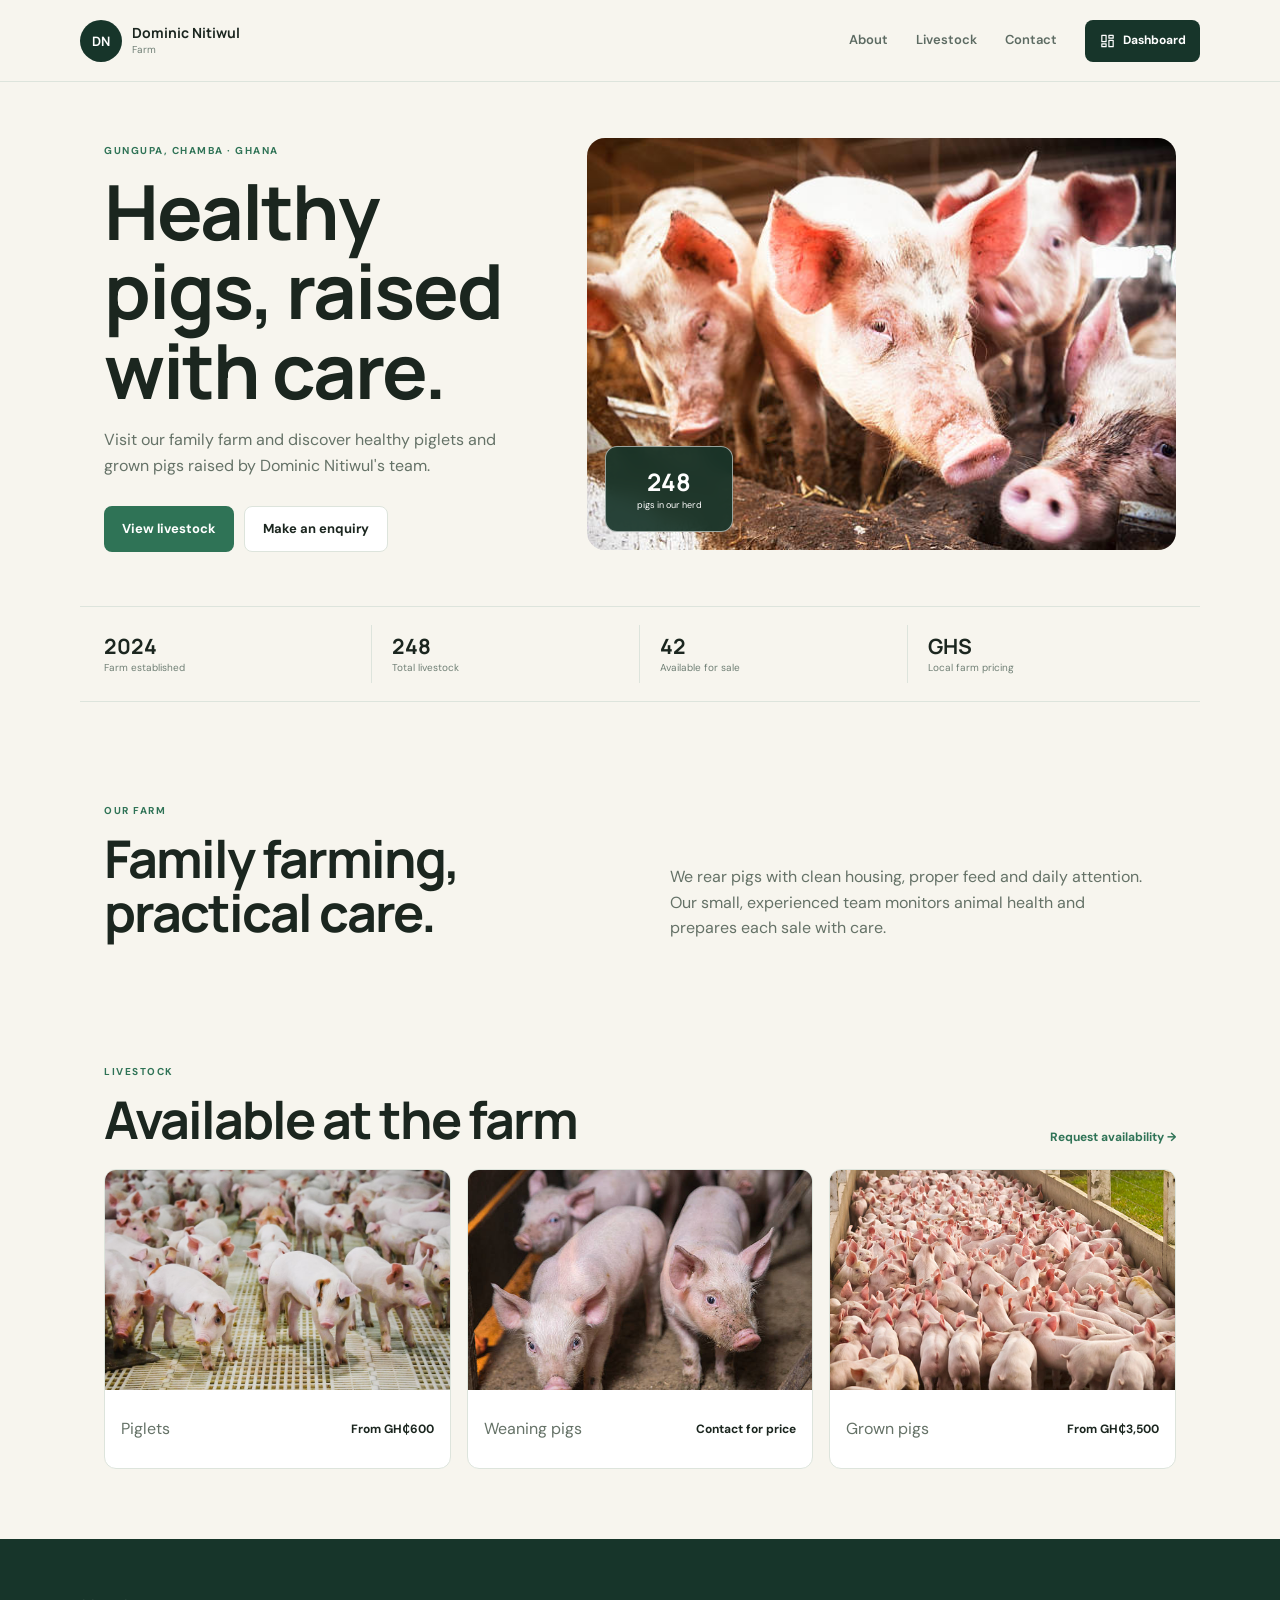
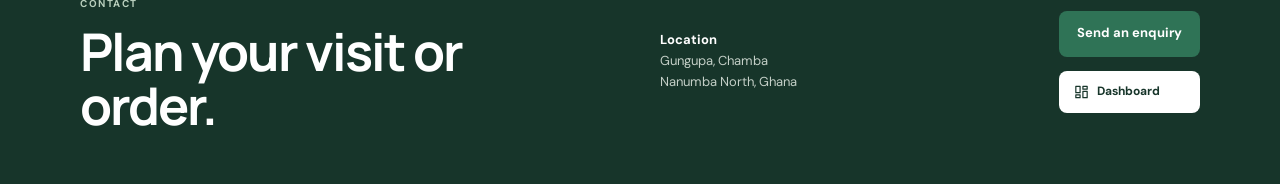
<file: farm.html>
<!doctype html>
<html lang="en">
<head>
  <meta charset="utf-8" />
  <meta name="viewport" content="width=device-width, initial-scale=1, viewport-fit=cover" />
  <meta name="theme-color" content="#17352a" />
  <title>Dominic Nitiwul Farm</title>
  <link rel="preconnect" href="https://fonts.googleapis.com" />
  <link href="https://fonts.googleapis.com/css2?family=DM+Sans:wght@400;500;600;700&family=Manrope:wght@700&display=swap" rel="stylesheet" />
  <link rel="stylesheet" href="farm.css" />
</head>
<body>
  <header class="topbar">
    <a class="brand" href="farm.html" aria-label="Dominic Nitiwul Farm home">
      <span class="brand-mark">DN</span>
      <span><strong>Dominic Nitiwul</strong><small>Farm</small></span>
    </a>
    <nav aria-label="Farm navigation">
      <a href="#about">About</a>
      <a href="#livestock">Livestock</a>
      <a href="#contact">Contact</a>
    </nav>
    <a class="dashboard-link" href="index.html">
      <svg viewBox="0 0 24 24"><path d="M4 13h6V4H4v9Zm0 7h6v-4H4v4Zm10 0h6v-9h-6v9Zm0-16v4h6V4h-6Z"/></svg>
      <span>Dashboard</span>
    </a>
  </header>

  <main>
    <section class="hero">
      <div class="hero-copy">
        <span class="eyebrow">Gungupa, Chamba · Ghana</span>
        <h1>Healthy pigs, raised with care.</h1>
        <p>Visit our family farm and discover healthy piglets and grown pigs raised by Dominic Nitiwul's team.</p>
        <div class="hero-actions">
          <a class="button primary" href="#livestock">View livestock</a>
          <a class="button secondary" href="#contact">Make an enquiry</a>
        </div>
      </div>
      <div class="hero-image">
        <img src="images.html/JPEG%20Image_(01).jpg" alt="Pigs at Dominic Nitiwul Farm" />
        <div class="image-note"><strong>248</strong><span>pigs in our herd</span></div>
      </div>
    </section>

    <section class="stats" aria-label="Farm summary">
      <article><strong>2024</strong><span>Farm established</span></article>
      <article><strong>248</strong><span>Total livestock</span></article>
      <article><strong>42</strong><span>Available for sale</span></article>
      <article><strong>GHS</strong><span>Local farm pricing</span></article>
    </section>

    <section class="about" id="about">
      <div>
        <span class="eyebrow">Our farm</span>
        <h2>Family farming, practical care.</h2>
      </div>
      <p>We rear pigs with clean housing, proper feed and daily attention. Our small, experienced team monitors animal health and prepares each sale with care.</p>
    </section>

    <section class="livestock" id="livestock">
      <div class="section-heading">
        <div><span class="eyebrow">Livestock</span><h2>Available at the farm</h2></div>
        <a href="#contact">Request availability →</a>
      </div>
      <div class="livestock-grid">
        <article>
          <img src="images.html/JPEG%20Image_(06).jpg" alt="Healthy piglets" />
          <div><span>Piglets</span><strong>From GH₵600</strong></div>
        </article>
        <article>
          <img src="images.html/JPEG%20Image_(02).jpg" alt="Weaning pigs" />
          <div><span>Weaning pigs</span><strong>Contact for price</strong></div>
        </article>
        <article>
          <img src="images.html/JPEG%20Image_(03).jpg" alt="Grown pigs" />
          <div><span>Grown pigs</span><strong>From GH₵3,500</strong></div>
        </article>
      </div>
    </section>
  </main>

  <footer id="contact">
    <div>
      <span class="eyebrow">Contact</span>
      <h2>Plan your visit or order.</h2>
    </div>
    <div class="contact-details">
      <p><strong>Location</strong><br />Gungupa, Chamba<br />Nanumba North, Ghana</p>
      <a class="button primary" href="mailto:wisequophi7@gmail.com">Send an enquiry</a>
      <a class="dashboard-link footer-dashboard" href="index.html">
        <svg viewBox="0 0 24 24"><path d="M4 13h6V4H4v9Zm0 7h6v-4H4v4Zm10 0h6v-9h-6v9Zm0-16v4h6V4h-6Z"/></svg>
        <span>Dashboard</span>
      </a>
    </div>
  </footer>
</body>
</html>
</file>
<file: styles.css>
:root {
  --bg: #0d140f;
  --text: #f7f8f3;
  --muted: #c8d3c8;
  --orange: #f08b5e;
  --yellow: #ffdf8a;
  --line: rgba(235,244,235,.2);
  --glass: rgba(190,220,195,.11);
  color-scheme: dark;
}
:root[data-theme="light"] {
  --bg: #f4f1e6;
  --text: #183023;
  --muted: #45574a;
  --orange: #a64f2e;
  --yellow: #785819;
  --line: rgba(24,48,35,.2);
  --glass: rgba(255,255,255,.62);
  color-scheme: light;
}
* { box-sizing: border-box; }
html { scroll-behavior: smooth; scroll-padding-top: 90px; }
body {
  margin: 0;
  min-width: 0;
  background: var(--bg);
  color: var(--text);
  font: 400 16px/1.65 "DM Sans", system-ui, sans-serif;
  overflow-x: hidden;
}
body::before {
  content: "";
  position: fixed;
  inset: 0;
  z-index: -3;
  background:
    radial-gradient(900px 600px at 80% 8%, rgba(226,126,80,.19), transparent 60%),
    radial-gradient(700px 500px at 10% 85%, rgba(92,137,105,.18), transparent 60%),
    linear-gradient(145deg, #101913, #0a100c);
}
:root[data-theme="light"] body::before {
  background: radial-gradient(900px 600px at 80% 8%, rgba(226,126,80,.12), transparent 60%), #f4f1e6;
}
a { color: inherit; }
button, input, select, textarea { font: inherit; }
button { cursor: pointer; }
.skip { position: fixed; left: 12px; top: -80px; z-index: 100; padding: 10px 14px; background: #fff; color: #111; }
.skip:focus { top: 12px; }
.w { max-width: 1120px; margin: 0 auto; padding: 0 24px; }
.bgp {
  position: fixed;
  inset: 0;
  z-index: -2;
  background:
    linear-gradient(180deg, rgba(13,20,15,.88), rgba(13,20,15,.94)),
    radial-gradient(800px 500px at 75% 20%, rgba(13,20,15,.1), var(--bg)),
    var(--photo, #0d140f) center/cover no-repeat;
}
:root[data-theme="light"] .bgp {
  background:
    linear-gradient(180deg, rgba(244,241,230,.93), rgba(244,241,230,.96)),
    var(--photo, #f4f1e6) center/cover no-repeat;
}
.prog { position: fixed; left: 0; top: 0; z-index: 30; width: 100%; height: 3px; background: var(--orange); transform-origin: left; }
header {
  position: sticky;
  top: 0;
  z-index: 20;
  padding: 12px 0;
  backdrop-filter: blur(18px);
  background: rgba(13,20,15,.58);
  border-bottom: 1px solid var(--line);
  box-shadow: 0 12px 36px rgba(0,0,0,.12);
}
.bar { height: 58px; display: flex; align-items: center; gap: 18px; }
.logo { display: inline-flex; align-items: center; gap: 9px; text-decoration: none; font: 600 17px "Fraunces", Georgia, serif; white-space: nowrap; }
.logo img { width: 36px; height: 36px; flex: 0 0 36px; border: 1px solid var(--line); border-radius: 50%; object-fit: cover; object-position: center; box-shadow: 0 2px 10px rgba(0,0,0,.24); }
.links { margin-left: auto; display: flex; align-items: center; gap: 7px; }
.links a {
  min-height: 36px;
  padding: 6px 10px;
  border: 1px solid var(--line);
  border-radius: 999px;
  background: rgba(255,255,255,.055);
  backdrop-filter: blur(12px);
  color: var(--muted);
  text-decoration: none;
  font-size: 11px;
  white-space: nowrap;
  transition: background .2s ease, border-color .2s ease, color .2s ease, transform .2s ease;
}
.links a:hover, .links a:focus-visible {
  border-color: rgba(241,201,110,.48);
  background: rgba(255,255,255,.13);
  color: var(--text);
  transform: translateY(-1px);
}
.links a:focus-visible, .act a:focus-visible, .act button:focus-visible {
  outline: 2px solid var(--yellow);
  outline-offset: 3px;
}
.act { display: flex; align-items: center; gap: 8px; }
.act > .adm { display: none; }
.btn, .ib {
  min-height: 42px;
  border: 1px solid transparent;
  border-radius: 999px;
  display: inline-flex;
  align-items: center;
  justify-content: center;
  padding: 0 16px;
  background: var(--orange);
  color: #fff;
  text-decoration: none;
  font-weight: 700;
  font-size: 13px;
}
.btn.ghost { background: var(--glass); border-color: var(--line); color: var(--text); backdrop-filter: blur(10px); }
.ib { width: 42px; padding: 0; background: var(--glass); border-color: var(--line); color: var(--text); }
.mn { display: none; }
.wa, .totop { position: fixed; right: 20px; z-index: 25; display: none; }
.wa { bottom: 20px; }
.totop { bottom: 72px; width: 42px; padding: 0; }
.totop.show { display: inline-flex; }

.hero { min-height: 620px; display: flex; align-items: center; }
.hg { width: 100%; display: grid; grid-template-columns: minmax(0, .88fr) minmax(0, 1.12fr); align-items: center; gap: 42px; padding-top: 48px; padding-bottom: 48px; }
.eyebrow { color: var(--yellow); font-size: 11px; font-weight: 700; letter-spacing: 1.8px; text-transform: uppercase; }
h1, h2, h3 { font-family: "Fraunces", Georgia, serif; line-height: 1.05; letter-spacing: -.035em; margin: 0; }
h1 { font-size: clamp(48px, 7vw, 82px); }
h1 em { color: var(--orange); }
h2 { font-size: clamp(38px, 5vw, 58px); }
h3 { font-size: 22px; }
.hero p, .lead { color: var(--muted); max-width: 580px; }
.hero p { font-size: 18px; }
.acts { display: flex; gap: 10px; margin-top: 28px; }
.card, .ph {
  background: linear-gradient(145deg, rgba(255,255,255,.09), rgba(255,255,255,.035));
  border: 1px solid var(--line);
  border-radius: 18px;
  box-shadow: 0 24px 70px rgba(0,0,0,.28), inset 0 1px 0 rgba(255,255,255,.12);
  backdrop-filter: blur(16px);
}
.card { padding: 24px; }
.ph { margin: 0; overflow: hidden; position: relative; }
.heroph { aspect-ratio: 5/4; }
.hs-track, .hsl { width: 100%; height: 100%; }
.hs-track { position: relative; perspective: 1100px; }
.hsl {
  position: absolute;
  inset: 0;
  object-fit: cover;
  opacity: 0;
  transform: rotateY(-65deg) scale(.9);
  transform-origin: center;
  backface-visibility: hidden;
}
.hsl.on {
  opacity: 1;
  animation: slide-rotate-in .75s cubic-bezier(.2,.7,.25,1) both;
}
@keyframes slide-rotate-in {
  from { opacity: 0; transform: rotateY(-65deg) scale(.9); }
  to { opacity: 1; transform: rotateY(0) scale(1); }
}
.ph figcaption { position: absolute; left: 16px; bottom: 16px; right: 16px; display: flex; justify-content: space-between; align-items: end; padding: 12px 14px; border: 1px solid rgba(255,255,255,.14); border-radius: 12px; background: rgba(8,13,10,.68); backdrop-filter: blur(12px); }
.ph figcaption small { display: block; color: var(--yellow); }
.hd { position: absolute; left: 16px; bottom: 84px; display: flex; gap: 5px; }
.hd button { width: 7px; height: 7px; border: 0; border-radius: 50%; background: rgba(255,255,255,.55); padding: 0; }
.hd button[aria-current="true"] { background: var(--orange); }
.hn { position: absolute; right: 16px; top: 16px; display: flex; gap: 6px; }
.hn button { width: 38px; height: 38px; border: 1px solid var(--line); border-radius: 50%; background: rgba(8,13,10,.55); color: #fff; font-size: 24px; }
.spin {
  position: fixed;
  z-index: -1;
  width: min(28vw, 360px);
  aspect-ratio: 1;
  overflow: hidden;
  border: 4px solid rgba(255,255,255,.82);
  border-radius: 50%;
  background: rgba(226,126,80,.08);
  box-shadow: 0 0 0 8px rgba(226,126,80,.22), 0 24px 60px rgba(0,0,0,.32), inset 0 0 30px rgba(255,255,255,.13);
  pointer-events: none;
  opacity: .46;
  transform: translate3d(var(--parallax-x, 0px), var(--parallax-y, 0px), 0);
  transition: opacity .3s ease;
  will-change: transform;
}
.spin::before {
  content: "";
  position: absolute;
  inset: -10%;
  border-radius: 50%;
  background:
    linear-gradient(145deg, rgba(255,255,255,.16), rgba(13,20,15,.3)),
    var(--herd, rgba(226,126,80,.08)) center/cover;
  animation: background-photo-rotate 65s linear infinite;
}
.spin::after {
  content: "";
  position: absolute;
  inset: 0;
  border-radius: inherit;
  background: linear-gradient(135deg, rgba(255,255,255,.18), transparent 38%, rgba(13,20,15,.12));
  pointer-events: none;
}
@keyframes background-photo-rotate {
  to { transform: rotate(360deg) scale(1.08); }
}
.sp1 { left: -90px; bottom: -100px; }
.sp2 { right: -90px; top: 150px; width: min(26vw, 340px); }
.sp3 { right: 8%; bottom: -200px; width: min(22vw, 300px); }
.sp4 { left: 5%; top: 140px; width: min(20vw, 270px); }
.sp5 { left: 31%; bottom: -140px; width: min(17vw, 230px); }
.sp6 { right: 30%; bottom: -150px; width: min(16vw, 220px); }

.marq { overflow: hidden; border-top: 1px solid var(--line); border-bottom: 1px solid var(--line); background: rgba(255,255,255,.03); color: var(--muted); white-space: nowrap; }
.marq div { width: max-content; padding: 12px 0; }
.marq span { margin: 0 26px; color: var(--orange); }
section { padding: 90px 0; }
.band { padding: 50px 0; }
.wide { aspect-ratio: 16/7; }
.wide img { width: 100%; height: 100%; object-fit: cover; }
.split { display: grid; grid-template-columns: 1.25fr .75fr; align-items: center; gap: 60px; }
.split > .card { display: grid; gap: 12px; }
.stat { min-height: 72px; display: flex; flex-direction: column; justify-content: center; border-bottom: 1px solid var(--line); color: var(--muted); }
.stat:last-child { border-bottom: 0; }.stat b { color: var(--text); font-size: 20px; }
.grid3 { display: grid; grid-template-columns: repeat(3, minmax(0, 1fr)); gap: 16px; }
.g4 { grid-template-columns: repeat(4, minmax(0, 1fr)); }
.grid3 article, .g4 article { min-height: 190px; }
.photo { padding: 0; overflow: hidden; }
.photo img { width: 100%; height: 220px; display: block; object-fit: cover; }
.photo .pad { padding: 22px; }
.num { display: inline-block; margin-bottom: 18px; color: var(--orange); font-size: 12px; }
.grid3 p, .g4 p { color: var(--muted); }
.price { display: block; margin-top: 18px; color: var(--yellow); font: 600 24px "Fraunces", serif; }
.tag { display: inline-flex; margin: 20px 8px 0 0; padding: 8px 12px; border: 1px solid var(--line); border-radius: 999px; color: var(--muted); }
.tag b { color: var(--yellow); }
.note { color: var(--muted); font-size: 13px; }
.list { display: flex; flex-wrap: wrap; gap: 8px; margin: 12px 0; }
.chip { display: inline-flex; align-items: center; gap: 8px; padding: 7px 10px; border: 1px solid var(--line); border-radius: 999px; background: var(--glass); }
.chip button { border: 0; background: transparent; color: var(--muted); }
.f { display: grid; gap: 6px; }
.f.full { grid-column: 1 / -1; }
form { display: grid; grid-template-columns: 1fr 1fr; gap: 14px; }
label { color: var(--muted); font-size: 12px; }
input, select, textarea {
  width: 100%;
  border: 1px solid var(--line);
  border-radius: 10px;
  background: rgba(255,255,255,.06);
  color: var(--text);
  padding: 10px 12px;
  outline: none;
}
textarea { resize: vertical; }
details { border-bottom: 1px solid var(--line); padding: 18px 0; }
summary { cursor: pointer; font-weight: 700; }
details p { color: var(--muted); }
footer { padding: 70px 0 30px; border-top: 1px solid var(--line); background: rgba(0,0,0,.12); }
.fg { display: grid; grid-template-columns: 1fr 1fr; gap: 40px; }
.fg p { color: var(--muted); }
.rv { opacity: 0; transform: translateY(18px); transition: .6s ease; }.rv.in { opacity: 1; transform: none; }

@media (max-width: 1000px) {
  .links { position: fixed; left: 12px; right: 12px; top: 82px; display: none; flex-direction: column; align-items: stretch; gap: 0; padding: 10px; border: 1px solid var(--line); border-radius: 14px; background: rgba(13,20,15,.96); box-shadow: 0 20px 60px rgba(0,0,0,.35); }
  .links.open { display: flex; }
  .links a { min-height: 42px; margin: 2px 0; padding: 9px 12px; border-radius: 10px; background: rgba(255,255,255,.06); }
  .mn { display: inline-flex; }
  .adm { display: none; }
}

@media (max-width: 900px) {
  .hg, .split { grid-template-columns: minmax(0, 1fr); }
  .split > * { min-width: 0; }
  .hg { gap: 36px; }.hero { min-height: auto; }
  .grid3 { grid-template-columns: repeat(2, minmax(0, 1fr)); }.g4 { grid-template-columns: repeat(2, minmax(0, 1fr)); }
  .sp3, .sp4, .sp5, .sp6 { display: none; }
}
@media (max-width: 640px) {
  .w { padding: 0 16px; }.bar { height: 52px; gap: 12px; }
  .act { gap: 6px; }
  header { padding: 8px 0; }.hero { padding-top: 20px; }
  h1 { font-size: 46px; }h2 { font-size: 38px; }
  section { padding: 58px 0; }.band { padding: 30px 0; }
  .hg { padding-top: 30px; padding-bottom: 30px; }
  .acts { flex-direction: column; align-items: stretch; }.acts .btn { width: 100%; }
  .grid3, .g4, .fg { grid-template-columns: minmax(0, 1fr); }
  .wide { aspect-ratio: 4/3; }.ph figcaption { flex-direction: column; align-items: flex-start; }
  form { grid-template-columns: 1fr; }.f.full { grid-column: auto; }
  .hero p { font-size: 16px; }.spin { width: 180px; }
  .sp1 { left: -90px; bottom: -50px; }
  .sp2 { right: -100px; top: 150px; width: 160px; }
  .photo img { height: 260px; }
}
@media (max-width: 360px) {
  .w { padding: 0 12px; }
  .act > a.btn[href="#visit"] { display: none; }
}
@media (prefers-reduced-motion: reduce) {
  .hsl.on, .spin::before { animation: none; }
  .spin { transform: none !important; }
}

:root:not([data-theme="light"]) {
  --line: rgba(224, 241, 228, .2);
  --glass: rgba(165, 204, 175, .11);
}

:root:not([data-theme="light"]) .bgp {
  background:
    linear-gradient(180deg, rgba(8, 13, 10, .36), rgba(8, 13, 10, .5)),
    var(--photo, #0d140f) center/cover no-repeat;
}

:root[data-theme="light"] .bgp {
  background:
    linear-gradient(180deg, rgba(244, 241, 230, .5), rgba(244, 241, 230, .64)),
    var(--photo, #f4f1e6) center/cover no-repeat;
}

:root:not([data-theme="light"]) header {
  background: rgba(10, 17, 12, .48);
  border-bottom-color: rgba(224, 241, 228, .14);
  box-shadow: 0 12px 36px rgba(0, 0, 0, .2), inset 0 1px rgba(255, 255, 255, .035);
  -webkit-backdrop-filter: blur(22px) saturate(145%);
  backdrop-filter: blur(22px) saturate(145%);
}

:root:not([data-theme="light"]) .links a,
:root:not([data-theme="light"]) .btn.ghost,
:root:not([data-theme="light"]) .ib {
  border-color: rgba(224, 241, 228, .17);
  background: rgba(18, 30, 21, .46);
  box-shadow: inset 0 1px rgba(255, 255, 255, .07), 0 5px 16px rgba(0, 0, 0, .12);
  -webkit-backdrop-filter: blur(16px) saturate(145%);
  backdrop-filter: blur(16px) saturate(145%);
}

:root:not([data-theme="light"]) .links a:hover,
:root:not([data-theme="light"]) .links a:focus-visible {
  background: rgba(42, 62, 46, .62);
  border-color: rgba(241, 201, 110, .42);
}

:root:not([data-theme="light"]) .card,
:root:not([data-theme="light"]) .ph {
  border-color: rgba(224, 241, 228, .16);
  background: linear-gradient(145deg, rgba(34, 52, 39, .66), rgba(11, 19, 14, .48));
  box-shadow: 0 24px 70px rgba(0, 0, 0, .3), inset 0 1px 0 rgba(255, 255, 255, .1);
  -webkit-backdrop-filter: blur(20px) saturate(145%);
  backdrop-filter: blur(20px) saturate(145%);
}

:root:not([data-theme="light"]) input,
:root:not([data-theme="light"]) select,
:root:not([data-theme="light"]) textarea {
  border-color: rgba(224, 241, 228, .18);
  background: rgba(20, 34, 24, .52);
  -webkit-backdrop-filter: blur(12px);
  backdrop-filter: blur(12px);
}

:root:not([data-theme="light"]) .hero .eyebrow,
:root:not([data-theme="light"]) .hero h1,
:root:not([data-theme="light"]) .hero p {
  text-shadow: 0 2px 10px rgba(0, 0, 0, .8);
}

:root:not([data-theme="light"]) .hero p { color: #d3ddd2; }

.btn:not(.ghost) { background: #a94e2e; }
.btn:not(.ghost):hover { background: #bd5a35; }

:root:not([data-theme="light"]) .links a { color: #edf4ed; }
:root:not([data-theme="light"]) .card,
:root:not([data-theme="light"]) .ph {
  border-color: rgba(224, 241, 228, .21);
}

:root[data-theme="light"] header {
  background: rgba(248, 250, 245, .88);
  border-bottom-color: rgba(24, 48, 35, .18);
  box-shadow: 0 8px 26px rgba(27, 47, 36, .12);
  -webkit-backdrop-filter: blur(20px) saturate(140%);
  backdrop-filter: blur(20px) saturate(140%);
}

:root[data-theme="light"] .links a,
:root[data-theme="light"] .btn.ghost,
:root[data-theme="light"] .ib {
  color: #203b2a;
  border-color: rgba(24, 48, 35, .22);
  background: rgba(255, 255, 255, .72);
  box-shadow: inset 0 1px rgba(255, 255, 255, .9), 0 4px 12px rgba(24, 48, 35, .08);
  -webkit-backdrop-filter: blur(14px) saturate(135%);
  backdrop-filter: blur(14px) saturate(135%);
}

:root[data-theme="light"] .links {
  border-color: rgba(24, 48, 35, .2);
  background: rgba(248, 250, 245, .97);
  box-shadow: 0 20px 60px rgba(24, 48, 35, .2);
}

:root[data-theme="light"] .links a:hover,
:root[data-theme="light"] .links a:focus-visible,
:root[data-theme="light"] .btn.ghost:hover,
:root[data-theme="light"] .ib:hover {
  color: #14281b;
  border-color: rgba(24, 48, 35, .38);
  background: rgba(255, 255, 255, .9);
}

:root[data-theme="light"] .links a:focus-visible,
:root[data-theme="light"] .act a:focus-visible,
:root[data-theme="light"] .act button:focus-visible {
  outline-color: #785819;
}

:root[data-theme="light"] .card,
:root[data-theme="light"] .ph {
  color: var(--text);
  border-color: rgba(24, 48, 35, .2);
  background: linear-gradient(145deg, rgba(255, 255, 255, .86), rgba(247, 249, 243, .76));
  box-shadow: 0 18px 48px rgba(24, 48, 35, .12), inset 0 1px rgba(255, 255, 255, .95);
  -webkit-backdrop-filter: blur(18px) saturate(130%);
  backdrop-filter: blur(18px) saturate(130%);
}

:root[data-theme="light"] .marq {
  color: #344b3a;
  border-color: rgba(24, 48, 35, .2);
  background: rgba(255, 255, 255, .66);
  -webkit-backdrop-filter: blur(12px);
  backdrop-filter: blur(12px);
}

:root[data-theme="light"] input,
:root[data-theme="light"] select,
:root[data-theme="light"] textarea {
  color: #183023;
  border-color: rgba(24, 48, 35, .25);
  background: rgba(255, 255, 255, .82);
}

:root[data-theme="light"] input::placeholder,
:root[data-theme="light"] textarea::placeholder {
  color: #59695d;
  opacity: 1;
}

:root[data-theme="light"] .hero .w.hg > div:first-child {
  padding: clamp(18px, 2.5vw, 28px);
  border: 1px solid rgba(24, 48, 35, .18);
  border-radius: 20px;
  background: rgba(248, 250, 245, .76);
  box-shadow: 0 18px 48px rgba(24, 48, 35, .12), inset 0 1px rgba(255, 255, 255, .9);
  -webkit-backdrop-filter: blur(14px) saturate(125%);
  backdrop-filter: blur(14px) saturate(125%);
}

:root[data-theme="light"] .hero p {
  color: #334a39;
  text-shadow: none;
}
</file>
<file: dashboard.css>
:root {
  --ink: #17201b;
  --muted: #7b847e;
  --line: #e6eae4;
  --canvas: #f3f5f1;
  --panel: #ffffff;
  --sidebar: #18231e;
  --green: #2f7356;
  --green-soft: #eaf3ed;
  --orange: #df8061;
  --orange-soft: #f9eee9;
  --blue: #5d83a8;
  --purple: #756f9d;
  --amber: #cf9b43;
  box-sizing: border-box;
}

*,
*::before,
*::after { box-sizing: inherit; }

html, body { margin: 0; min-height: 100%; }

body {
  background: var(--canvas);
  color: var(--ink);
  font: 400 14px/1.45 "DM Sans", sans-serif;
  min-width: 0;
  -webkit-text-size-adjust: 100%;
}

body.menu-open { overflow: hidden; }

button, input, select { font: inherit; }
button { cursor: pointer; -webkit-tap-highlight-color: transparent; }
svg { width: 20px; height: 20px; fill: none; stroke: currentColor; stroke-width: 1.7; stroke-linecap: round; stroke-linejoin: round; }

.sidebar {
  position: fixed;
  inset: 0 auto 0 0;
  z-index: 30;
  width: 248px;
  background: var(--sidebar);
  color: #dfe7e1;
  display: flex;
  flex-direction: column;
  overflow-y: auto;
}

.brand {
  height: 82px;
  display: flex;
  align-items: center;
  gap: 11px;
  padding: 0 20px;
  border-bottom: 1px solid rgba(255,255,255,.07);
}

.brand-mark {
  width: 42px;
  height: 42px;
  flex: 0 0 42px;
  border-radius: 12px;
  background: #e8bfa7;
  color: #26352d;
  display: grid;
  place-items: center;
  font: 700 14px "Manrope", sans-serif;
  letter-spacing: -.5px;
}

.brand strong { display: block; color: #fff; font-size: 14px; }
.brand span { display: block; margin-top: 1px; color: #91a098; font-size: 11px; }

.sidebar-nav { padding: 14px 12px 18px; }
.nav-label {
  margin: 13px 10px 6px;
  color: #718078;
  font-size: 9px;
  font-weight: 700;
  letter-spacing: 1.4px;
  text-transform: uppercase;
}

.nav-item {
  position: relative;
  width: 100%;
  height: 40px;
  border: 0;
  border-radius: 8px;
  background: transparent;
  color: #aebbb3;
  display: flex;
  align-items: center;
  gap: 11px;
  padding: 0 11px;
  margin: 1px 0;
  text-align: left;
  font-size: 13px;
  transition: .18s ease;
}

.nav-item svg { width: 17px; height: 17px; }
.nav-item:hover { background: rgba(255,255,255,.055); color: #fff; }
.nav-item.active { background: #eef2eb; color: #26382e; font-weight: 700; }
.nav-item.active::before {
  content: "";
  position: absolute;
  left: -12px;
  width: 3px;
  height: 24px;
  border-radius: 0 4px 4px 0;
  background: #d69d77;
}

.nav-badge {
  margin-left: auto;
  min-width: 20px;
  height: 20px;
  border-radius: 10px;
  background: #d79b7d;
  color: #fff;
  display: grid;
  place-items: center;
  font-size: 10px;
}

.nav-dot {
  margin-left: auto;
  width: 7px;
  height: 7px;
  border-radius: 50%;
  background: #dc8c67;
  box-shadow: 0 0 0 3px rgba(220,140,103,.12);
}

.sidebar-footer {
  margin-top: auto;
  padding: 12px;
  border-top: 1px solid rgba(255,255,255,.07);
}

.profile {
  width: 100%;
  height: 56px;
  border: 0;
  border-radius: 9px;
  background: transparent;
  color: #dfe7e1;
  display: flex;
  align-items: center;
  gap: 9px;
  padding: 7px;
  text-align: left;
}
.profile:hover { background: rgba(255,255,255,.05); }
.avatar {
  width: 36px;
  height: 36px;
  border-radius: 50%;
  background: #e4b79f;
  color: #26352d;
  display: grid;
  place-items: center;
  font-size: 11px;
  font-weight: 700;
}
.profile strong, .profile small { display: block; }
.profile strong { font-size: 12px; }
.profile small { color: #8e9d94; font-size: 10px; }
.profile svg { width: 15px; margin-left: auto; }

.main { min-height: 100vh; margin-left: 248px; }

.topbar {
  height: 82px;
  height: calc(82px + env(safe-area-inset-top, 0px));
  padding-top: env(safe-area-inset-top, 0px);
  background: rgba(255,255,255,.9);
  border-bottom: 1px solid var(--line);
  display: flex;
  align-items: center;
  padding: 0 28px;
  position: sticky;
  top: 0;
  z-index: 20;
}

.title-wrap p { margin: 0 0 1px; color: #929a95; font-size: 11px; }
.title-wrap h1 { margin: 0; font: 700 22px "Manrope", sans-serif; letter-spacing: -.5px; }
.top-actions { margin-left: auto; display: flex; align-items: center; gap: 8px; }

.view-farm-button {
  height: 40px;
  border: 1px solid var(--line);
  border-radius: 8px;
  background: #fff;
  color: #657068;
  display: inline-flex;
  align-items: center;
  justify-content: center;
  gap: 7px;
  padding: 0 12px;
  text-decoration: none;
  font-size: 11px;
  font-weight: 700;
  white-space: nowrap;
}
.view-farm-button:hover { border-color: #cad3cc; background: #fafbfa; color: var(--green); }
.view-farm-button svg { width: 17px; height: 17px; }

.search {
  width: 205px;
  height: 40px;
  border: 1px solid var(--line);
  border-radius: 8px;
  background: #fafbfa;
  display: flex;
  align-items: center;
  gap: 8px;
  padding: 0 11px;
  color: #98a099;
}
.search svg { width: 16px; }
.search input { width: 100%; border: 0; outline: 0; background: transparent; color: var(--ink); }
.search input::placeholder { color: #9da49f; }

.icon-button {
  width: 40px;
  height: 40px;
  border: 1px solid var(--line);
  border-radius: 8px;
  background: #fff;
  color: #657068;
  display: grid;
  place-items: center;
  position: relative;
}
.icon-button svg { width: 18px; }
.alert-dot {
  position: absolute;
  right: 8px;
  top: 8px;
  width: 6px;
  height: 6px;
  border-radius: 50%;
  background: #d77d5d;
  border: 1.5px solid #fff;
}

.primary-button, .secondary-button {
  height: 40px;
  border: 0;
  border-radius: 8px;
  padding: 0 15px;
  display: inline-flex;
  align-items: center;
  justify-content: center;
  gap: 7px;
  font-weight: 700;
  font-size: 12px;
}
.primary-button { background: var(--green); color: #fff; box-shadow: 0 3px 8px rgba(47,115,86,.13); }
.primary-button:hover { background: #285f48; }
.primary-button svg { width: 16px; }
.secondary-button { background: #f2f4f1; color: #667069; }
.menu-button { display: none; margin-right: 12px; }

.content { padding: 20px 28px 28px; }

.kpi-grid {
  display: grid;
  grid-template-columns: repeat(4, minmax(0, 1fr));
  gap: 14px;
  margin-bottom: 14px;
}

.kpi-card, .panel, .alert-card {
  background: var(--panel);
  border: 1px solid var(--line);
  border-radius: 11px;
  box-shadow: 0 1px 2px rgba(30,48,38,.025);
}

.kpi-card { min-height: 126px; padding: 16px 17px 13px; }
.kpi-heading { display: flex; justify-content: space-between; align-items: center; color: #7c8580; font-size: 12px; }
.status-icon {
  width: 32px;
  height: 32px;
  border-radius: 8px;
  display: grid;
  place-items: center;
}
.status-icon svg { width: 16px; height: 16px; }
.status-icon.green { background: var(--green-soft); color: var(--green); }
.status-icon.orange { background: var(--orange-soft); color: var(--orange); }
.status-icon.blue { background: #edf3f8; color: var(--blue); }
.status-icon.purple { background: #f0eff6; color: var(--purple); }
.kpi-card > strong { display: block; margin: 12px 0 7px; font: 700 25px "Manrope", sans-serif; letter-spacing: -.8px; }
.kpi-foot { display: flex; align-items: center; gap: 7px; }
.kpi-foot small { color: #9aa29d; font-size: 10px; }
.trend { border-radius: 5px; padding: 2px 5px; font-size: 9px; font-weight: 700; }
.trend.positive { background: #edf4ef; color: #4e8066; }
.trend.neutral { background: #f3f4f2; color: #7b847e; }

.dashboard-grid {
  display: grid;
  grid-template-columns: minmax(0, 1.62fr) minmax(260px, .78fr);
  gap: 14px;
}

.panel { min-width: 0; }
.panel-header {
  min-height: 68px;
  display: flex;
  align-items: center;
  justify-content: space-between;
  padding: 14px 17px;
  border-bottom: 1px solid #edf0ec;
}
.panel-header h2 { margin: 0; font: 700 14px "Manrope", sans-serif; }
.panel-header p { margin: 2px 0 0; color: #969e99; font-size: 10px; }
.panel-header select {
  height: 34px;
  border: 1px solid var(--line);
  border-radius: 7px;
  background: #fff;
  color: #6d756f;
  padding: 0 28px 0 9px;
  font-size: 10px;
  outline: none;
}
.more-button, .row-menu { border: 0; background: transparent; color: #9aa19d; letter-spacing: 1px; }
.text-button { border: 0; background: transparent; color: var(--green); font-size: 11px; font-weight: 700; }
.text-button span { margin-left: 4px; }

.revenue-panel { height: 312px; }
.chart-summary {
  height: 55px;
  display: flex;
  align-items: center;
  justify-content: space-between;
  padding: 8px 17px 4px;
}
.chart-summary span { display: block; color: #969e99; font-size: 9px; }
.chart-summary strong { display: block; margin-top: 1px; font: 700 17px "Manrope", sans-serif; }
.chart-legend { display: flex; gap: 14px; }
.chart-legend span { display: flex; align-items: center; gap: 5px; color: #7f8882; }
.chart-legend i { display: inline-block; width: 8px; height: 8px; border-radius: 2px; }
.chart-legend .income { background: #6e9a82; }
.chart-legend .expense { background: #dfb69f; }

.chart { height: 188px; display: flex; padding: 5px 17px 20px 12px; }
.y-axis { width: 38px; height: 150px; display: flex; flex-direction: column; justify-content: space-between; color: #abb1ad; font-size: 8px; }
.plot { position: relative; flex: 1; height: 150px; }
.grid-lines { position: absolute; inset: 0; display: flex; flex-direction: column; justify-content: space-between; }
.grid-lines i { width: 100%; border-top: 1px dashed #edf0ec; }
.bars { position: absolute; inset: 0 4px; display: flex; align-items: flex-end; justify-content: space-around; }
.bar-group { position: relative; height: 150px; width: 14%; display: flex; align-items: flex-end; justify-content: center; gap: 4px; }
.bar { width: 11px; min-height: 8px; border-radius: 3px 3px 0 0; z-index: 2; }
.bar.income { background: #799c87; }
.bar.expense { background: #dcae99; }
.bar-group span { position: absolute; bottom: -19px; color: #969e99; font-size: 9px; }

.stock-panel { height: 312px; }
.donut-wrap { height: 154px; display: grid; place-items: center; }
.donut {
  width: 124px;
  height: 124px;
  border-radius: 50%;
  background: conic-gradient(#5f8d75 0 38.7%, #d99a7b 38.7% 70.2%, #94aaa0 70.2% 89.5%, #d6c8ad 89.5%);
  display: grid;
  place-items: center;
  transform: rotate(-25deg);
}
.donut::before { content: ""; position: absolute; width: 82px; height: 82px; border-radius: 50%; background: #fff; }
.donut div { z-index: 2; transform: rotate(25deg); text-align: center; }
.donut strong, .donut span { display: block; }
.donut strong { font: 700 20px "Manrope", sans-serif; }
.donut span { color: #9aa29d; font-size: 8px; }
.distribution-list { display: grid; grid-template-columns: 1fr 1fr; gap: 8px 15px; padding: 3px 17px 12px; }
.distribution-list div { display: flex; align-items: center; justify-content: space-between; color: #748079; font-size: 9px; }
.distribution-list span { display: flex; align-items: center; gap: 6px; }
.distribution-list strong { color: var(--ink); font-size: 10px; }
.distribution-list i { width: 7px; height: 7px; border-radius: 50%; }
.dot-sow { background: #5f8d75; }.dot-piglet { background: #d99a7b; }.dot-sow2 { background: #94aaa0; }.dot-boar { background: #d6c8ad; }

.livestock-panel, .tasks-panel { height: 286px; }
.table-wrap { overflow-x: auto; }
table { width: 100%; border-collapse: collapse; font-size: 11px; }
th { height: 38px; color: #9aa29d; background: #fafbfa; font-size: 9px; font-weight: 600; text-align: left; }
th, td { padding: 0 12px; border-bottom: 1px solid #edf0ec; }
th:first-child, td:first-child { padding-left: 17px; }
td { height: 44px; color: #788179; white-space: nowrap; }
td strong { color: var(--ink); }
.pill { display: inline-flex; height: 22px; align-items: center; border-radius: 10px; padding: 0 8px; font-size: 9px; }
.pill.healthy { background: #edf4ef; color: #58806a; }
.pill.attention { background: #fbf2e7; color: #b48243; }
.row-menu { width: 24px; height: 24px; }

.task-list { padding: 7px 17px 3px; }
.task { min-height: 51px; display: flex; align-items: center; gap: 9px; border-bottom: 1px solid #edf0ec; }
.task input { position: absolute; opacity: 0; }
.custom-check { width: 17px; height: 17px; border: 1.5px solid #ccd3ce; border-radius: 5px; flex: 0 0 17px; }
.task input:checked + .custom-check { background: var(--green); border-color: var(--green); box-shadow: inset 0 0 0 4px #fff; }
.task div { min-width: 0; }
.task strong, .task small { display: block; }
.task strong { font-size: 11px; }
.task small { margin-top: 2px; color: #9aa29d; font-size: 9px; }
.task:has(input:checked) strong { color: #a3aaa5; text-decoration: line-through; }
.add-task { height: 38px; margin: 4px 17px; border: 0; background: transparent; color: var(--green); font-size: 10px; font-weight: 700; }

.alerts-row { display: grid; grid-template-columns: 1fr 1fr; gap: 14px; margin-top: 14px; }
.alert-card { min-height: 72px; display: flex; align-items: center; gap: 11px; padding: 12px 14px; }
.alert-icon {
  width: 34px;
  height: 34px;
  flex: 0 0 34px;
  border-radius: 50%;
  display: grid;
  place-items: center;
  font-weight: 700;
}
.alert-icon svg { width: 16px; }
.alert-icon.amber { background: #faf1df; color: #ba8438; }
.alert-icon.green { background: #edf4ef; color: #60826e; }
.alert-icon.blue { background: #edf3f8; color: #6688a5; }
.alert-card div { min-width: 0; }
.alert-card strong { font-size: 11px; }
.alert-card p { margin: 2px 0 0; color: #929a95; font-size: 9px; }
.alert-card button { margin-left: auto; height: 32px; border: 1px solid var(--line); border-radius: 7px; background: #fff; color: #68736c; padding: 0 10px; font-size: 9px; white-space: nowrap; }

.overlay { position: fixed; inset: 0; z-index: 40; background: rgba(19,28,23,.28); opacity: 0; pointer-events: none; transition: .2s; }
.overlay.show { opacity: 1; pointer-events: auto; }
.notifications-panel {
  position: fixed;
  z-index: 50;
  right: 0;
  top: 0;
  bottom: 0;
  width: 340px;
  background: #fff;
  transform: translateX(100%);
  transition: .24s ease;
  box-shadow: -12px 0 30px rgba(24,35,30,.08);
}
.notifications-panel.open { transform: translateX(0); }
.notification-list { padding: 10px 16px; }
.notification { display: flex; gap: 10px; padding: 12px 0; border-bottom: 1px solid #edf0ec; }
.notification strong { font-size: 11px; }
.notification p { margin: 3px 0 0; color: #969e99; font-size: 9px; }

dialog {
  width: min(520px, calc(100% - 32px));
  border: 0;
  border-radius: 13px;
  padding: 0;
  box-shadow: 0 24px 70px rgba(20,32,25,.22);
}
dialog::backdrop { background: rgba(19,28,23,.38); }
.dialog-header { height: 78px; display: flex; align-items: center; justify-content: space-between; padding: 15px 20px; border-bottom: 1px solid var(--line); }
.dialog-header p { margin: 0; color: #969e99; font-size: 9px; text-transform: uppercase; letter-spacing: 1px; }
.dialog-header h2 { margin: 2px 0 0; font: 700 18px "Manrope", sans-serif; }
.form-grid { display: grid; grid-template-columns: 1fr 1fr; gap: 14px; padding: 18px 20px; }
.form-grid label { color: #747d77; font-size: 10px; font-weight: 700; }
.form-grid label.full { grid-column: 1 / -1; }
.form-grid input, .form-grid select { width: 100%; height: 40px; margin-top: 6px; border: 1px solid var(--line); border-radius: 7px; background: #fff; padding: 0 10px; outline: none; }
.dialog-actions { height: 66px; display: flex; justify-content: flex-end; align-items: center; gap: 8px; padding: 0 20px; border-top: 1px solid var(--line); }

@media (max-width: 1180px) {
  .kpi-grid { grid-template-columns: repeat(2, minmax(0,1fr)); }
  .kpi-card { min-height: 112px; }
  .dashboard-grid { grid-template-columns: minmax(0, 1.4fr) minmax(240px, .6fr); }
  .search { width: 170px; }
}

@media (max-width: 900px) {
  .sidebar { transform: translateX(-100%); transition: .24s ease; }
  .sidebar.open { transform: translateX(0); box-shadow: 12px 0 30px rgba(20,32,25,.15); }
  .main { margin-left: 0; }
  .menu-button { display: grid; }
  .topbar { padding: 0 18px; }
  .dashboard-grid { grid-template-columns: 1fr; }
  .stock-panel, .livestock-panel, .tasks-panel { height: auto; min-height: 286px; }
  .stock-panel { display: grid; grid-template-columns: 1fr 1fr; }
  .stock-panel .panel-header { grid-column: 1 / -1; }
  .distribution-list { align-content: center; grid-template-columns: 1fr; }
}

@media (max-width: 640px) {
  .topbar {
    height: calc(68px + env(safe-area-inset-top, 0px));
    padding: env(safe-area-inset-top, 0px) 18px 0;
  }
  .title-wrap p { display: none; }
  .title-wrap h1 { font-size: 18px; }
  .search { display: none; }
  .top-actions { gap: 6px; }
  .view-farm-button { width: 40px; padding: 0; }
  .view-farm-button span { display: none; }
  .primary-button { width: 40px; padding: 0; }
  #addPigButton { font-size: 0; }
  #addPigButton svg { width: 18px; }
  .content { padding: 14px 12px 20px; }
  .kpi-grid { grid-template-columns: 1fr 1fr; gap: 8px; }
  .kpi-card { min-height: 110px; padding: 12px; }
  .kpi-heading { font-size: 10px; }
  .kpi-card > strong { font-size: 18px; }
  .status-icon { width: 28px; height: 28px; }
  .dashboard-grid { gap: 10px; }
  .revenue-panel { height: 300px; }
  .chart-summary { height: 50px; }
  .chart { padding-left: 6px; padding-right: 8px; }
  .stock-panel { display: block; }
  .donut-wrap { height: 150px; }
  .distribution-list { grid-template-columns: 1fr 1fr; padding-bottom: 16px; }
  .livestock-panel { overflow: hidden; }
  table { min-width: 620px; }
  .alerts-row { grid-template-columns: 1fr; gap: 8px; }
  .alert-card button { display: none; }
  .notifications-panel { width: min(340px, 92vw); }
  .form-grid { grid-template-columns: 1fr; }
  .form-grid label.full { grid-column: auto; }
}

@media (max-width: 480px) {
  .kpi-grid { grid-template-columns: 1fr; }
  .kpi-card { min-height: 104px; }
  .title-wrap h1 { max-width: 112px; overflow: hidden; text-overflow: ellipsis; white-space: nowrap; }
  .top-actions { margin-left: auto; }
  .chart-legend { gap: 7px; }
  .chart-summary strong { font-size: 15px; }
  .distribution-list { grid-template-columns: 1fr; }
  .alert-card { padding-right: 10px; }
  .panel-header { padding-left: 14px; padding-right: 14px; }
  dialog { max-height: calc(100dvh - 24px); overflow-y: auto; }
  .dialog-header { position: sticky; top: 0; z-index: 2; background: #fff; }
  .dialog-actions { position: sticky; bottom: 0; background: #fff; }
}

@media (max-height: 720px) {
  .sidebar-nav { padding-bottom: 8px; }
  .nav-label { margin-top: 8px; }
  .nav-item { height: 36px; }
  .sidebar-footer { position: sticky; bottom: 0; background: var(--sidebar); }
}

@media (prefers-reduced-motion: reduce) {
  *, *::before, *::after { scroll-behavior: auto !important; transition-duration: 0.01ms !important; animation-duration: 0.01ms !important; }
}

/* Glass-and-depth visual theme */
body {
  background:
    radial-gradient(ellipse at 82% 4%, rgba(181, 207, 188, .42), transparent 34rem),
    radial-gradient(ellipse at 13% 48%, rgba(225, 203, 185, .3), transparent 30rem),
    linear-gradient(135deg, #edf2ec, #f7f8f5 54%, #e9f0e9);
}

.sidebar {
  background: linear-gradient(155deg, rgba(33, 54, 43, .97), rgba(17, 31, 24, .98));
  box-shadow: 10px 0 36px rgba(27, 47, 36, .12), inset -1px 0 rgba(255, 255, 255, .08);
}

.brand-mark,
.avatar {
  background: linear-gradient(145deg, #f1d4c2, #dca88b);
  box-shadow: inset 1px 1px 0 rgba(255, 255, 255, .72), 0 5px 12px rgba(0, 0, 0, .16);
}

.nav-item {
  border: 1px solid transparent;
}

.nav-item:hover {
  border-color: rgba(255, 255, 255, .1);
  background: linear-gradient(110deg, rgba(255, 255, 255, .1), rgba(255, 255, 255, .035));
  box-shadow: inset 0 1px rgba(255, 255, 255, .08);
}

.nav-item.active {
  border-color: rgba(255, 255, 255, .72);
  background: linear-gradient(145deg, rgba(255, 255, 255, .98), rgba(224, 234, 224, .92));
  box-shadow: 0 5px 14px rgba(0, 0, 0, .13), inset 0 1px rgba(255, 255, 255, .95);
}

.topbar {
  background: rgba(247, 250, 247, .72);
  border-bottom-color: rgba(255, 255, 255, .76);
  box-shadow: 0 8px 26px rgba(38, 58, 45, .055);
  -webkit-backdrop-filter: blur(18px) saturate(145%);
  backdrop-filter: blur(18px) saturate(145%);
}

.view-farm-button,
.icon-button,
.search,
.panel-header select {
  border-color: rgba(255, 255, 255, .88);
  background: rgba(255, 255, 255, .58);
  box-shadow: 0 3px 10px rgba(38, 58, 45, .055), inset 0 1px rgba(255, 255, 255, .9);
  -webkit-backdrop-filter: blur(12px);
  backdrop-filter: blur(12px);
}

.view-farm-button:hover,
.icon-button:hover {
  transform: translateY(-1px);
  border-color: rgba(91, 135, 105, .38);
  background: rgba(255, 255, 255, .84);
  box-shadow: 0 7px 16px rgba(38, 58, 45, .1), inset 0 1px rgba(255, 255, 255, .95);
}

.primary-button {
  background: linear-gradient(145deg, #438363, #286346);
  box-shadow: 0 5px 12px rgba(38, 101, 69, .2), inset 0 1px rgba(255, 255, 255, .24);
  transition: transform .18s ease, box-shadow .18s ease, background .18s ease;
}

.primary-button:hover {
  transform: translateY(-2px);
  background: linear-gradient(145deg, #4b906c, #2d704d);
  box-shadow: 0 9px 18px rgba(38, 101, 69, .25), inset 0 1px rgba(255, 255, 255, .28);
}

.kpi-card,
.panel,
.alert-card {
  border-color: rgba(255, 255, 255, .88);
  background: rgba(255, 255, 255, .64);
  box-shadow: 0 8px 24px rgba(40, 62, 47, .07), inset 0 1px rgba(255, 255, 255, .95);
  -webkit-backdrop-filter: blur(16px) saturate(135%);
  backdrop-filter: blur(16px) saturate(135%);
}

.kpi-card,
.panel,
.alert-card {
  transition: transform .22s ease, box-shadow .22s ease, border-color .22s ease;
  transform-style: preserve-3d;
}

.kpi-card:hover,
.panel:hover,
.alert-card:hover {
  transform: perspective(900px) translateY(-3px) rotateX(.45deg);
  border-color: rgba(117, 157, 128, .34);
  box-shadow: 0 14px 30px rgba(40, 62, 47, .11), inset 0 1px rgba(255, 255, 255, .98);
}

.kpi-card > strong,
.panel-header h2,
.chart-summary strong {
  text-shadow: 0 1px rgba(255, 255, 255, .75);
}

.status-icon,
.alert-icon {
  box-shadow: inset 0 1px rgba(255, 255, 255, .82), 0 3px 8px rgba(43, 62, 48, .07);
}

.donut {
  box-shadow: 0 12px 22px rgba(42, 69, 50, .16), inset 0 2px 3px rgba(255, 255, 255, .4);
}

.bar.income {
  background: linear-gradient(90deg, #668c73, #8eae98);
  box-shadow: inset 1px 0 rgba(255, 255, 255, .2), 0 2px 5px rgba(56, 94, 68, .12);
}

.bar.expense {
  background: linear-gradient(90deg, #d3a18a, #e8c1ad);
  box-shadow: inset 1px 0 rgba(255, 255, 255, .28);
}

.task input:focus-visible + .custom-check,
.nav-item:focus-visible,
button:focus-visible,
a:focus-visible {
  outline: 3px solid rgba(76, 131, 96, .55);
  outline-offset: 3px;
}

@media (prefers-reduced-motion: reduce) {
  .kpi-card:hover,
  .panel:hover,
  .alert-card:hover,
  .primary-button:hover,
  .view-farm-button:hover,
  .icon-button:hover {
    transform: none;
  }
}

.theme-toggle .theme-sun { display: none; }
.theme-toggle .theme-moon { display: block; }

html[data-theme="dark"] {
  color-scheme: dark;
  --ink: #edf4ee;
  --muted: #aab9ae;
  --line: rgba(229, 241, 232, .16);
  --canvas: #101913;
  --panel: rgba(26, 42, 32, .62);
  --sidebar: #122018;
  --green: #83bd97;
  --green-soft: rgba(101, 156, 119, .2);
  --orange-soft: rgba(190, 119, 88, .2);
  --blue: #90b4d2;
  --purple: #b1a9d8;
}

html[data-theme="dark"] body {
  color: var(--ink);
  background:
    radial-gradient(ellipse at 82% 4%, rgba(68, 111, 79, .2), transparent 34rem),
    radial-gradient(ellipse at 13% 48%, rgba(126, 87, 67, .14), transparent 30rem),
    linear-gradient(135deg, #101913, #17231b 54%, #111b15);
}

html[data-theme="dark"] .sidebar {
  background: linear-gradient(155deg, rgba(28, 48, 36, .9), rgba(13, 25, 18, .94));
  box-shadow: 10px 0 36px rgba(0, 0, 0, .24), inset -1px 0 rgba(255, 255, 255, .09);
  -webkit-backdrop-filter: blur(20px) saturate(135%);
  backdrop-filter: blur(20px) saturate(135%);
}

html[data-theme="dark"] .nav-item.active {
  color: #eff7f0;
  border-color: rgba(220, 241, 224, .2);
  background: linear-gradient(145deg, rgba(144, 187, 153, .24), rgba(83, 129, 95, .18));
  box-shadow: 0 5px 14px rgba(0, 0, 0, .16), inset 0 1px rgba(255, 255, 255, .12);
}

html[data-theme="dark"] .topbar {
  background: rgba(14, 24, 18, .68);
  border-bottom-color: rgba(226, 240, 229, .12);
  box-shadow: 0 8px 26px rgba(0, 0, 0, .13);
}

html[data-theme="dark"] .title-wrap p,
html[data-theme="dark"] .kpi-heading,
html[data-theme="dark"] .kpi-foot small,
html[data-theme="dark"] .panel-header p,
html[data-theme="dark"] .chart-summary span,
html[data-theme="dark"] .chart-legend span,
html[data-theme="dark"] .y-axis,
html[data-theme="dark"] .bar-group span,
html[data-theme="dark"] .distribution-list div,
html[data-theme="dark"] td,
html[data-theme="dark"] .notification p,
html[data-theme="dark"] .alert-card p {
  color: #adbbb1;
}

html[data-theme="dark"] .view-farm-button,
html[data-theme="dark"] .icon-button,
html[data-theme="dark"] .search,
html[data-theme="dark"] .panel-header select {
  color: #d7e3da;
  border-color: rgba(222, 239, 226, .16);
  background: rgba(224, 242, 228, .07);
  box-shadow: 0 3px 10px rgba(0, 0, 0, .12), inset 0 1px rgba(255, 255, 255, .08);
}

html[data-theme="dark"] .view-farm-button:hover,
html[data-theme="dark"] .icon-button:hover {
  color: #f3faf4;
  border-color: rgba(151, 206, 164, .42);
  background: rgba(224, 242, 228, .13);
}

html[data-theme="dark"] .search input::placeholder { color: #93a398; }
html[data-theme="dark"] .kpi-card,
html[data-theme="dark"] .panel,
html[data-theme="dark"] .alert-card {
  border-color: rgba(225, 241, 229, .14);
  background: rgba(25, 41, 31, .62);
  box-shadow: 0 8px 24px rgba(0, 0, 0, .16), inset 0 1px rgba(255, 255, 255, .08);
}

html[data-theme="dark"] .kpi-card:hover,
html[data-theme="dark"] .panel:hover,
html[data-theme="dark"] .alert-card:hover {
  border-color: rgba(143, 191, 154, .34);
  box-shadow: 0 14px 30px rgba(0, 0, 0, .24), inset 0 1px rgba(255, 255, 255, .1);
}

html[data-theme="dark"] .kpi-card > strong,
html[data-theme="dark"] .panel-header h2,
html[data-theme="dark"] .chart-summary strong {
  text-shadow: 0 1px rgba(255, 255, 255, .08);
}

html[data-theme="dark"] .status-icon.green,
html[data-theme="dark"] .pill.healthy { background: rgba(101, 156, 119, .2); color: #a6d2b2; }
html[data-theme="dark"] .status-icon.orange { background: rgba(190, 119, 88, .2); color: #e4a88c; }
html[data-theme="dark"] .status-icon.blue { background: rgba(105, 147, 181, .2); color: #a3c6e2; }
html[data-theme="dark"] .status-icon.purple { background: rgba(132, 122, 176, .2); color: #c1b9e5; }
html[data-theme="dark"] .pill.attention { background: rgba(207, 155, 67, .18); color: #e5bf7d; }

html[data-theme="dark"] .grid-lines i,
html[data-theme="dark"] th,
html[data-theme="dark"] td,
html[data-theme="dark"] .panel-header,
html[data-theme="dark"] .task {
  border-color: rgba(225, 241, 229, .1);
}

html[data-theme="dark"] th { color: #a5b3a9; background: rgba(255, 255, 255, .035); }
html[data-theme="dark"] .donut::before { background: #1b2b20; }
html[data-theme="dark"] .donut span { color: #aab9ae; }
html[data-theme="dark"] .secondary-button { color: #d0ddd3; background: rgba(255, 255, 255, .09); }
html[data-theme="dark"] .alert-card button { color: #d0ddd3; border-color: var(--line); background: rgba(255, 255, 255, .07); }

html[data-theme="dark"] .notifications-panel,
html[data-theme="dark"] dialog {
  color: var(--ink);
  border: 1px solid rgba(225, 241, 229, .16);
  background: rgba(24, 39, 29, .94);
  box-shadow: 0 24px 70px rgba(0, 0, 0, .4), inset 0 1px rgba(255, 255, 255, .08);
  -webkit-backdrop-filter: blur(22px) saturate(140%);
  backdrop-filter: blur(22px) saturate(140%);
}

html[data-theme="dark"] .dialog-header,
html[data-theme="dark"] .dialog-actions {
  border-color: var(--line);
  background: rgba(24, 39, 29, .96);
}

html[data-theme="dark"] .dialog-header p,
html[data-theme="dark"] .form-grid label { color: #adbbb1; }
html[data-theme="dark"] .form-grid input,
html[data-theme="dark"] .form-grid select {
  color: var(--ink);
  border-color: var(--line);
  background: rgba(255, 255, 255, .06);
}

html[data-theme="dark"] .form-grid input::placeholder { color: #91a197; }
html[data-theme="dark"] .theme-toggle .theme-sun { display: block; }
html[data-theme="dark"] .theme-toggle .theme-moon { display: none; }

@media (max-width: 480px) {
  .menu-button { width: 36px; height: 36px; margin-right: 8px; }
  .top-actions { gap: 4px; }
  .top-actions > .icon-button,
  .top-actions > .view-farm-button,
  .top-actions > .primary-button { width: 36px; height: 36px; }
  .view-farm-button,
  .primary-button { padding: 0; }
  .view-farm-button span,
  #addPigButton { font-size: 0; }
  .title-wrap h1 { max-width: 82px; }
}
</file>
<file: farm.css>
:root {
  --forest: #17352a;
  --green: #2f7356;
  --cream: #f7f5ee;
  --ink: #1b261f;
  --muted: #718076;
  --line: #dde4dc;
  box-sizing: border-box;
}

*,
*::before,
*::after { box-sizing: inherit; }

html { scroll-behavior: smooth; }
body {
  margin: 0;
  min-width: 320px;
  background: var(--cream);
  color: var(--ink);
  font: 400 16px/1.6 "DM Sans", sans-serif;
  -webkit-text-size-adjust: 100%;
}

svg { width: 20px; height: 20px; fill: none; stroke: currentColor; stroke-width: 1.7; stroke-linecap: round; stroke-linejoin: round; }
a { color: inherit; }

.topbar {
  height: 82px;
  display: flex;
  align-items: center;
  padding: 0 max(24px, calc((100vw - 1120px) / 2));
  background: rgba(247,245,238,.94);
  border-bottom: 1px solid var(--line);
  position: sticky;
  top: 0;
  z-index: 20;
  backdrop-filter: blur(12px);
}

.brand {
  display: flex;
  align-items: center;
  gap: 10px;
  text-decoration: none;
}
.brand-mark {
  width: 42px;
  height: 42px;
  border-radius: 50%;
  background: var(--forest);
  color: #fff;
  display: grid;
  place-items: center;
  font: 700 13px "Manrope", sans-serif;
}
.brand strong, .brand small { display: block; }
.brand strong { font: 700 14px "Manrope", sans-serif; }
.brand small { color: var(--muted); font-size: 10px; }

.topbar nav { margin-left: auto; display: flex; gap: 28px; }
.topbar nav a { text-decoration: none; color: #5d6b62; font-size: 13px; font-weight: 600; }
.topbar nav a:hover { color: var(--green); }

.dashboard-link {
  height: 42px;
  margin-left: 28px;
  border-radius: 8px;
  background: var(--forest);
  color: #fff;
  display: inline-flex;
  align-items: center;
  gap: 7px;
  padding: 0 14px;
  text-decoration: none;
  font-size: 12px;
  font-weight: 700;
}
.dashboard-link svg { width: 17px; }

.hero {
  max-width: 1120px;
  min-height: 520px;
  margin: 0 auto;
  padding: 54px 24px;
  display: grid;
  grid-template-columns: .85fr 1.15fr;
  align-items: center;
  gap: 48px;
}
.eyebrow {
  color: var(--green);
  font-size: 10px;
  font-weight: 700;
  letter-spacing: 1.5px;
  text-transform: uppercase;
}
.hero h1, h2 {
  margin: 10px 0 16px;
  font-family: "Manrope", sans-serif;
  line-height: 1.05;
  letter-spacing: -2px;
}
.hero h1 { max-width: 520px; font-size: clamp(44px, 6vw, 76px); }
.hero-copy p { max-width: 470px; color: #657267; }
.hero-actions { display: flex; gap: 10px; margin-top: 28px; }
.button {
  min-height: 46px;
  border-radius: 8px;
  display: inline-flex;
  align-items: center;
  justify-content: center;
  padding: 0 18px;
  text-decoration: none;
  font-size: 13px;
  font-weight: 700;
}
.button.primary { background: var(--green); color: #fff; }
.button.secondary { border: 1px solid var(--line); background: #fff; color: var(--ink); }

.hero-image { position: relative; min-height: 412px; }
.hero-image img {
  width: 100%;
  height: 412px;
  display: block;
  object-fit: cover;
  border-radius: 18px;
}
.image-note {
  position: absolute;
  left: 18px;
  bottom: 18px;
  width: 128px;
  height: 86px;
  border: 1px solid rgba(255,255,255,.55);
  border-radius: 12px;
  background: rgba(23,53,42,.92);
  color: #fff;
  display: grid;
  place-content: center;
  text-align: center;
  backdrop-filter: blur(8px);
}
.image-note strong, .image-note span { display: block; }
.image-note strong { font: 700 24px "Manrope", sans-serif; }
.image-note span { font-size: 9px; }

.stats {
  max-width: 1120px;
  margin: 0 auto 24px;
  padding: 18px 24px;
  display: grid;
  grid-template-columns: repeat(4, 1fr);
  border-top: 1px solid var(--line);
  border-bottom: 1px solid var(--line);
}
.stats article { min-height: 58px; display: grid; align-content: center; padding: 0 20px; border-right: 1px solid var(--line); }
.stats article:first-child { padding-left: 0; }
.stats article:last-child { border-right: 0; }
.stats strong { font: 700 21px "Manrope", sans-serif; }
.stats span { color: var(--muted); font-size: 10px; }

.about, .livestock {
  max-width: 1120px;
  margin: 0 auto;
  padding: 70px 24px;
}
.about { display: grid; grid-template-columns: 1fr 1fr; gap: 60px; align-items: end; }
.about h2, .livestock h2, footer h2 { font-size: clamp(34px, 5vw, 52px); }
.about p { max-width: 480px; color: #657267; }

.livestock { padding-top: 30px; }
.section-heading { display: flex; align-items: end; justify-content: space-between; margin-bottom: 22px; }
.section-heading h2 { margin-bottom: 0; }
.section-heading a { color: var(--green); text-decoration: none; font-size: 12px; font-weight: 700; }
.livestock-grid { display: grid; grid-template-columns: repeat(3, 1fr); gap: 16px; }
.livestock-grid article { background: #fff; border: 1px solid var(--line); border-radius: 12px; overflow: hidden; }
.livestock-grid img { width: 100%; height: 220px; display: block; object-fit: cover; }
.livestock-grid article div { min-height: 78px; display: flex; align-items: center; justify-content: space-between; padding: 14px 16px; }
.livestock-grid span { color: #657267; }
.livestock-grid strong { font-size: 12px; }

footer {
  min-height: 230px;
  background: var(--forest);
  color: #fff;
  display: grid;
  grid-template-columns: 1fr 1fr;
  align-items: center;
  gap: 40px;
  padding: 50px max(24px, calc((100vw - 1120px) / 2));
}
footer .eyebrow { color: #b9cfbd; }
footer h2 { max-width: 500px; margin-bottom: 0; }
.contact-details { display: grid; grid-template-columns: 1fr auto; gap: 14px; align-items: center; }
.contact-details p { grid-row: 1 / 3; margin: 0; color: #c4cfc7; font-size: 13px; }
.contact-details p strong { color: #fff; }
.footer-dashboard { margin: 0; background: #fff; color: var(--forest); }

@media (max-width: 900px) {
  .topbar nav { display: none; }
  .dashboard-link { margin-left: auto; }
  .hero { grid-template-columns: 1fr; gap: 32px; }
  .hero-image { min-height: 360px; }
  .hero-image img { height: 360px; }
  .stats { grid-template-columns: repeat(2, 1fr); }
  .stats article:nth-child(2) { border-right: 0; }
  .stats article:nth-child(-n+2) { border-bottom: 1px solid var(--line); }
  .livestock-grid { grid-template-columns: 1fr; }
  .livestock-grid img { height: 300px; }
  footer { grid-template-columns: 1fr; }
}

@media (max-width: 640px) {
  .topbar { height: calc(68px + env(safe-area-inset-top, 0px)); padding: env(safe-area-inset-top, 0px) 12px 0; }
  .dashboard-link { height: 40px; width: 40px; padding: 0; justify-content: center; }
  .dashboard-link span { display: none; }
  .brand-mark { width: 38px; height: 38px; }
  .hero { min-height: auto; padding: 38px 16px 24px; }
  .hero h1 { font-size: 44px; }
  .hero-actions { flex-direction: column; }
  .hero-actions .button { width: 100%; }
  .hero-image, .hero-image img { min-height: 280px; height: 280px; }
  .stats { margin: 0 16px 12px; padding: 8px 0; }
  .stats article { padding: 10px 12px; }
  .about { grid-template-columns: 1fr; gap: 8px; padding: 48px 16px; }
  .livestock { padding: 36px 16px 48px; }
  .section-heading { align-items: start; }
  .section-heading a { display: none; }
  .livestock-grid img { height: 230px; }
  footer { padding: 42px 16px; }
  .contact-details { grid-template-columns: 1fr; }
  .contact-details p { grid-row: auto; }
  .footer-dashboard { width: 100%; }
}

@media (prefers-reduced-motion: reduce) {
  html { scroll-behavior: auto; }
}
</file>
